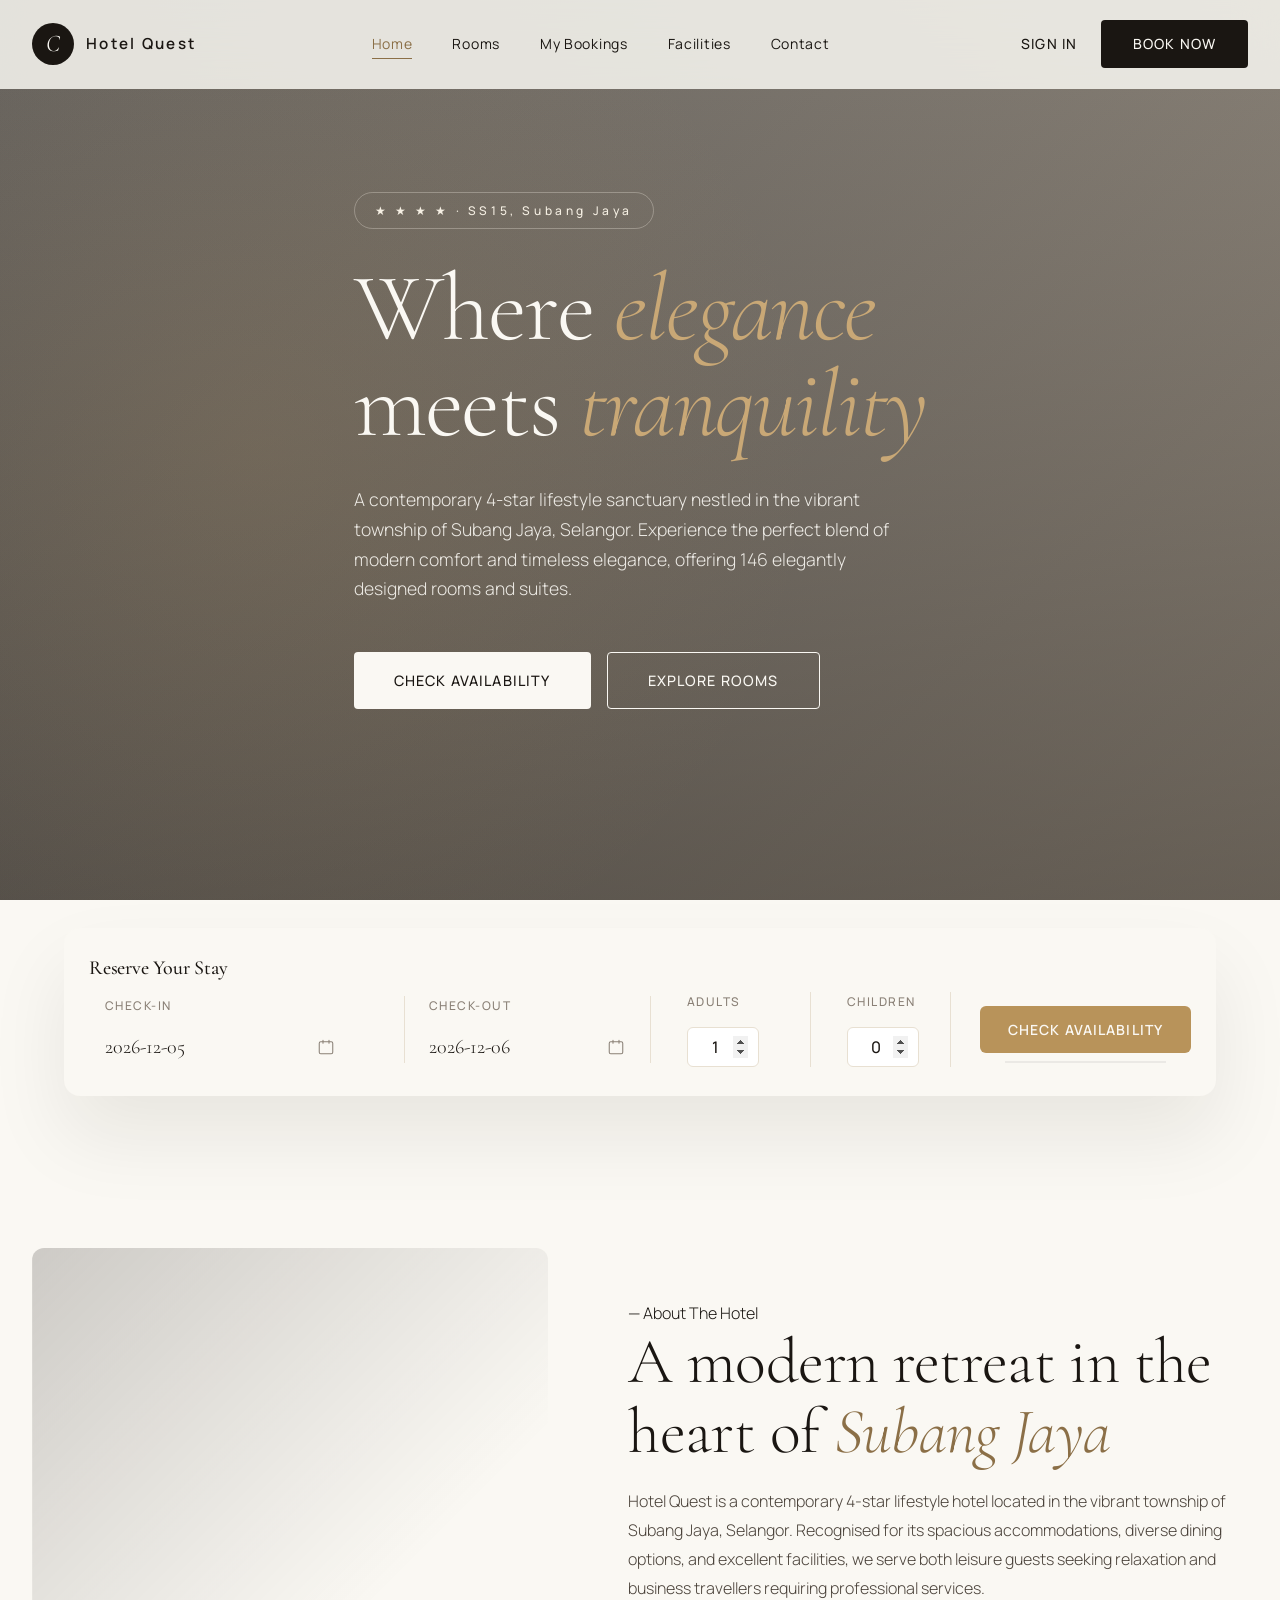
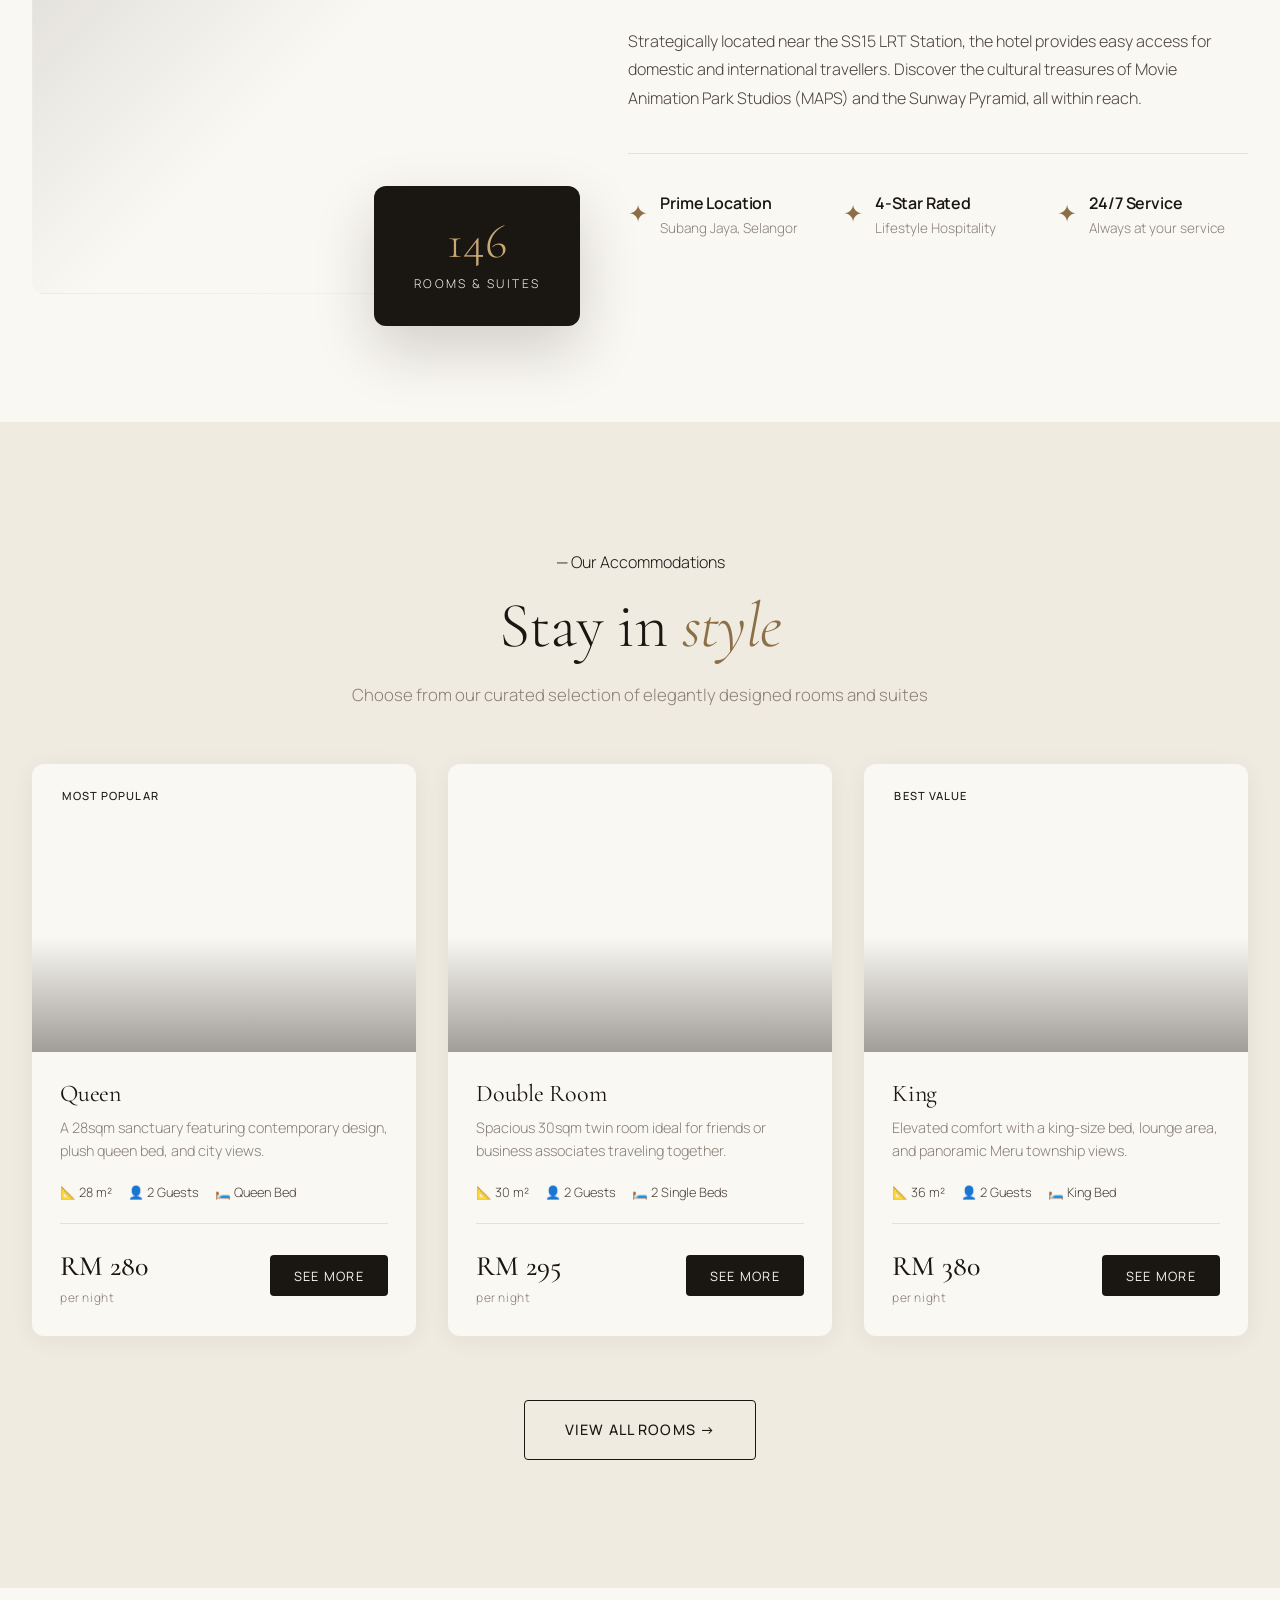
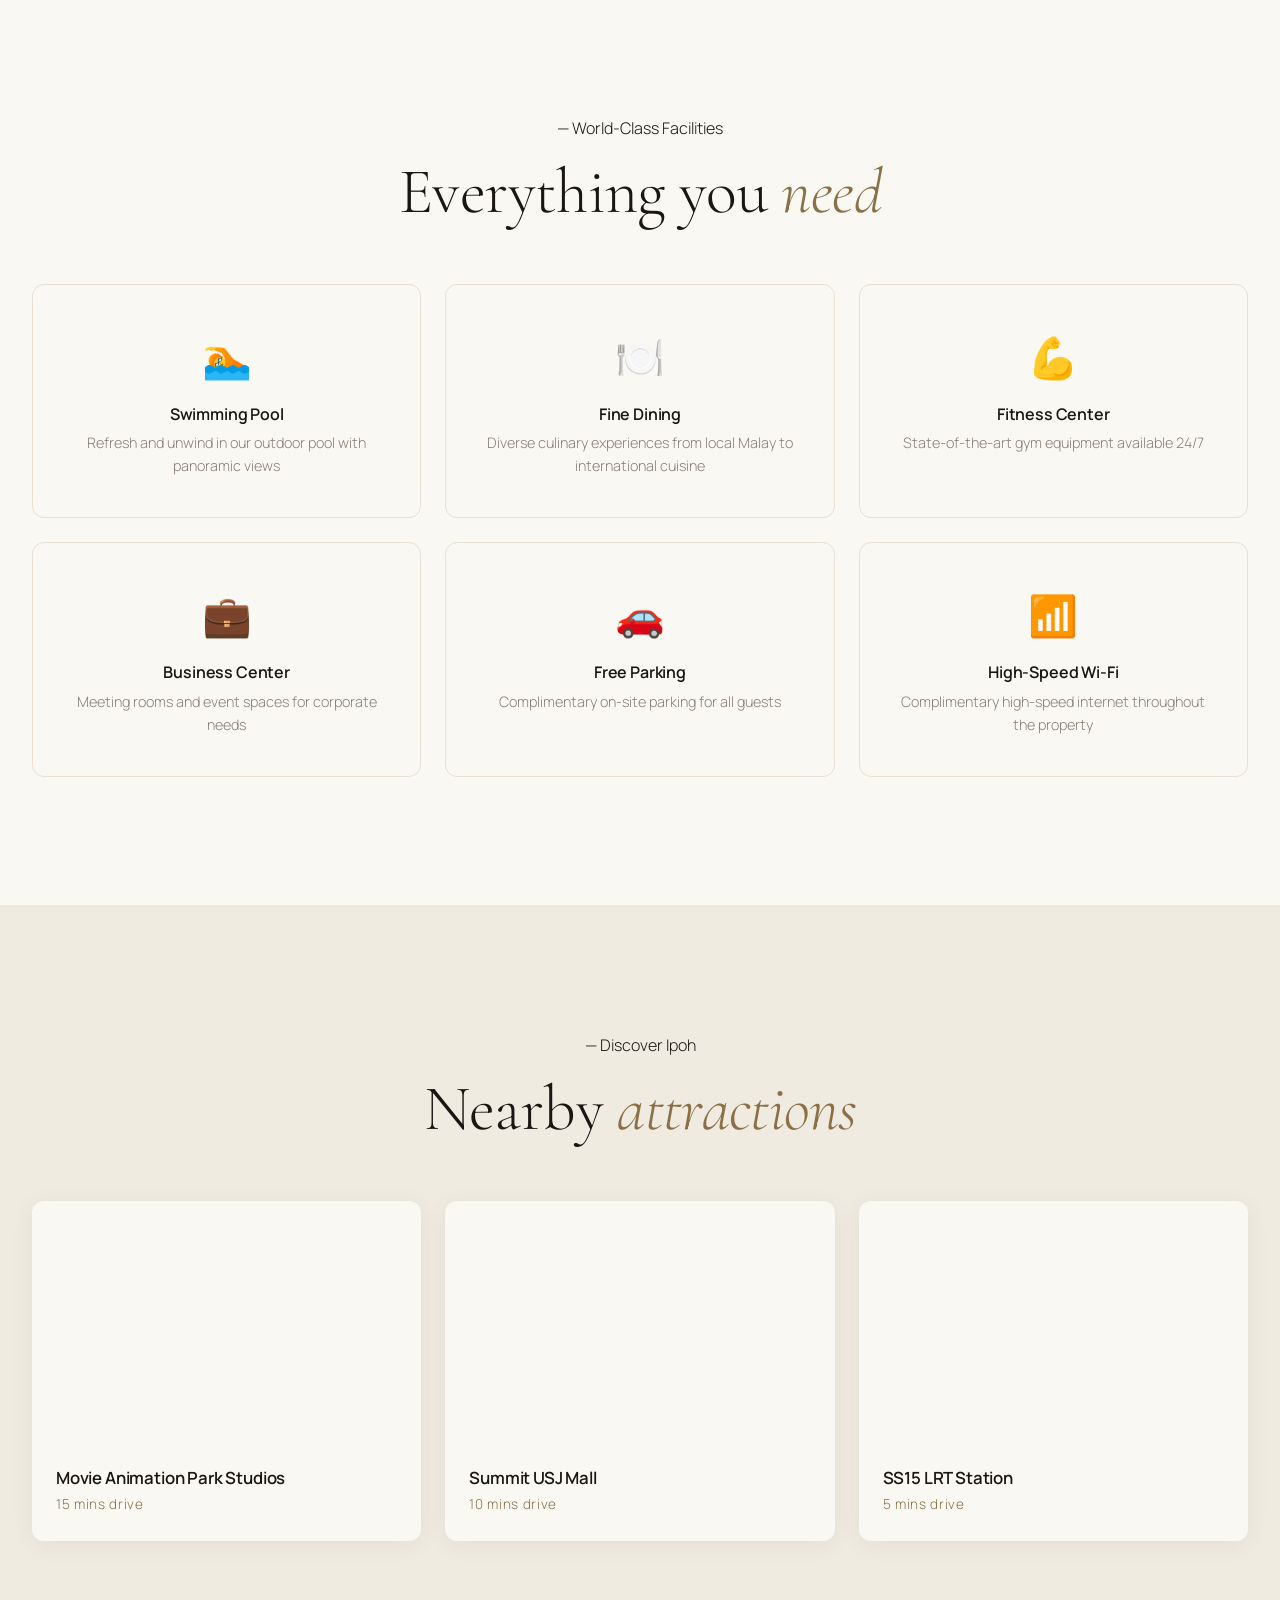
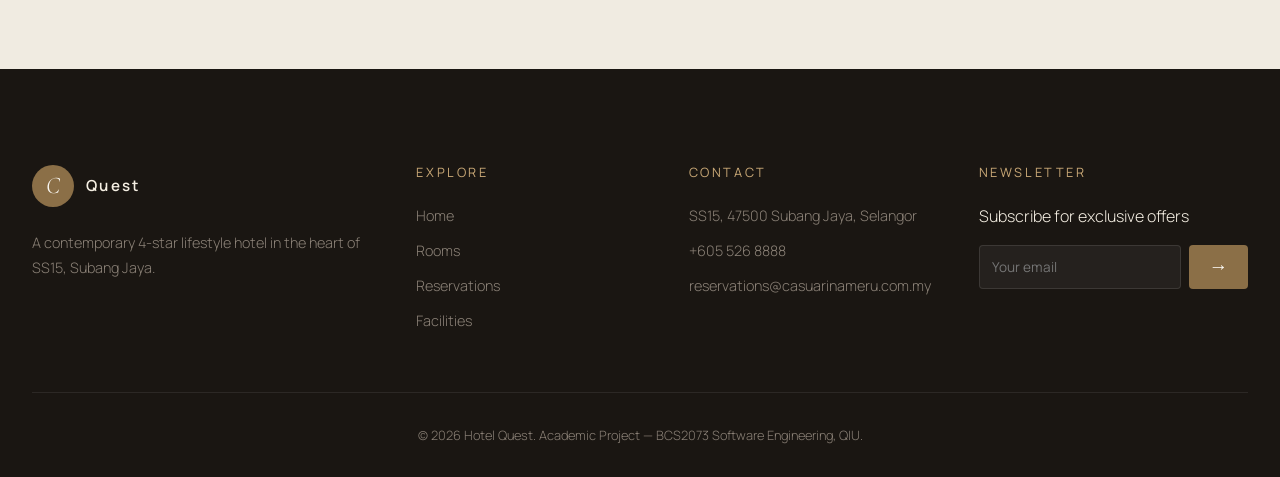
<file: index.html>
<!DOCTYPE html>
<html lang="en">
<head>
    <meta charset="UTF-8">
    <meta name="viewport" content="width=device-width, initial-scale=1.0">
    <title>Hotel QIU — Luxury Lifestyle Hotel in Selangor</title>
    <meta name="description" content="A contemporary 4-star lifestyle hotel in SS15, Subang Jaya. 146 elegantly designed rooms and suites.">
    <link rel="stylesheet" href="css/style.css">
    <link href="https://fonts.googleapis.com/css2?family=Cormorant+Garamond:wght@300;400;500;600;700&family=Manrope:wght@200;300;400;500;600;700&display=swap" rel="stylesheet">
</head>
<body>
    <!-- ========================================
         COMPONENT: Navigation Bar (Reusable)
         CBSE Module: ui-navigation
    ========================================= -->
    <nav class="navbar" id="navbar">
        <div class="nav-container">
            <a href="index.html" class="logo">
                <span class="logo-mark">C</span>
                <span class="logo-text">Hotel Quest</span>  
            </a>
            <ul class="nav-menu">
                <li><a href="index.html" class="active">Home</a></li>
                <li><a href="pages/rooms.html">Rooms</a></li>
                <li><a href="pages/my-bookings.html">My Bookings</a></li>
                <li><a href="#facilities">Facilities</a></li>
                <li><a href="#contact">Contact</a></li>
            </ul>
            <div class="nav-auth">
                <button class="btn-ghost" id="loginBtn">Sign In</button>
                <button class="btn-primary" id="reserveBtn" onclick="window.location.href='pages/rooms.html'">Book Now</button>
            </div>
            <button class="mobile-toggle" id="mobileToggle">☰</button>
        </div>
    </nav>

    <!-- ========================================
         COMPONENT: Hero Section
    ========================================= -->
    <section class="hero">
        <div class="hero-bg"></div>
        <div class="hero-overlay"></div>
        <div class="hero-content">
            <span class="hero-tag">★ ★ ★ ★  · SS15, Subang Jaya</span>
            <h1 class="hero-title">
                Where <em>elegance</em><br>
                meets <em>tranquility</em>
            </h1>
            <p class="hero-subtitle">
                A contemporary 4-star lifestyle sanctuary nestled in the vibrant township of Subang Jaya, Selangor. Experience the perfect blend of modern comfort and timeless elegance,
                offering 146 elegantly designed rooms and suites.
            </p>
            <div class="hero-actions">
                <button class="btn-primary btn-lg" onclick="document.querySelector('.quick-search').scrollIntoView({behavior:'smooth', block:'center'})">
                    Check Availability
                </button>
                <button class="btn-outline btn-lg" onclick="document.getElementById('rooms-preview').scrollIntoView({behavior:'smooth'})">
                    Explore Rooms
                </button>
            </div>
        </div>
    </section>

    <!-- ========================================
         COMPONENT: Quick Search Widget
         CBSE Module: search-module (reusable)
    ========================================= -->
    <section class="quick-search">
        <div class="container">
            <div class="search-card">
                <h3>Reserve Your Stay</h3>
                <form id="quickSearchForm" class="search-form">
                    <div class="form-group">
                        <label>Check-In</label>
                        <div class="date-input">
                            <input type="text" id="checkIn" placeholder="YYYY-MM-DD" required>
                            <button type="button" class="date-toggle" aria-label="Open calendar">
                                <svg width="18" height="18" viewBox="0 0 24 24" fill="none" xmlns="http://www.w3.org/2000/svg" aria-hidden="true">
                                    <rect x="3" y="5" width="18" height="16" rx="2" stroke="currentColor" stroke-width="1.4" fill="none"></rect>
                                    <path d="M16 3v4M8 3v4" stroke="currentColor" stroke-width="1.4" stroke-linecap="round"></path>
                                </svg>
                            </button>
                        </div>
                    </div>
                    <div class="form-group">
                        <label>Check-Out</label>
                        <div class="date-input">
                            <input type="text" id="checkOut" placeholder="YYYY-MM-DD" required>
                            <button type="button" class="date-toggle" aria-label="Open calendar">
                                <svg width="18" height="18" viewBox="0 0 24 24" fill="none" xmlns="http://www.w3.org/2000/svg" aria-hidden="true">
                                    <rect x="3" y="5" width="18" height="16" rx="2" stroke="currentColor" stroke-width="1.4" fill="none"></rect>
                                    <path d="M16 3v4M8 3v4" stroke="currentColor" stroke-width="1.4" stroke-linecap="round"></path>
                                </svg>
                            </button>
                        </div>
                    </div>
                    <div class="form-group">
                        <label>Adults</label>
                        <input type="number" id="adults" min="0" max="8" value="1" required>
                    </div>
                    <div class="form-group">
                        <label>Children</label>
                        <input type="number" id="children" min="0" max="4" value="0" required>
                    </div>
                    <button type="submit" class="btn-primary btn-search">CHECK AVAILABILITY</button>
                </form>
            </div>
        </div>
    </section>

    <!-- ========================================
         SECTION: About / Welcome
    ========================================= -->
    <section class="about-section">
        <div class="container about-grid">
            <div class="about-image">
                <div class="img-frame"></div>
                <div class="stat-badge">
                    <strong>146</strong>
                    <span>Rooms & Suites</span>
                </div>
            </div>
            <div class="about-content">
                <span class="section-tag">— About The Hotel</span>
                <h2 class="section-title">A modern retreat in the<br>heart of <em>Subang Jaya</em></h2>
                <p>
                    Hotel Quest is a contemporary 4-star lifestyle hotel located in the vibrant 
                    township of Subang Jaya, Selangor. Recognised for its spacious accommodations, diverse dining options, 
                    and excellent facilities, we serve both leisure guests seeking relaxation and business travellers 
                    requiring professional services.
                </p>
                <p>
                    Strategically located near the SS15 LRT Station, the hotel provides easy access for domestic 
                    and international travellers. Discover the cultural treasures of Movie Animation Park Studios (MAPS) 
                    and the Sunway Pyramid, all within reach.
                </p>
                <div class="about-features">
                    <div class="feature-item">
                        <div class="feature-icon">✦</div>
                        <div>
                            <h4>Prime Location</h4>
                            <p>Subang Jaya, Selangor</p>
                        </div>
                    </div>
                    <div class="feature-item">
                        <div class="feature-icon">✦</div>
                        <div>
                            <h4>4-Star Rated</h4>
                            <p>Lifestyle Hospitality</p>
                        </div>
                    </div>
                    <div class="feature-item">
                        <div class="feature-icon">✦</div>
                        <div>
                            <h4>24/7 Service</h4>
                            <p>Always at your service</p>
                        </div>
                    </div>
                </div>
            </div>
        </div>
    </section>

    <!-- ========================================
         SECTION: Rooms Preview
         CBSE Module: room-display (reusable card component)
    ========================================= -->
    <section class="rooms-preview" id="rooms-preview">
        <div class="container">
            <div class="section-header">
                <span class="section-tag">— Our Accommodations</span>
                <h2 class="section-title">Stay in <em>style</em></h2>
                <p class="section-subtitle">Choose from our curated selection of elegantly designed rooms and suites</p>
            </div>
            <div class="rooms-grid" id="roomsContainer">
                <!-- Cards rendered dynamically by js/room-module.js -->
            </div>
            <div class="section-cta">
                <a href="pages/rooms.html" class="btn-outline btn-lg">View All Rooms →</a>
            </div>
        </div>
    </section>

    <!-- ========================================
         SECTION: Facilities
    ========================================= -->
    <section class="facilities" id="facilities">
        <div class="container">
            <div class="section-header">
                <span class="section-tag">— World-Class Facilities</span>
                <h2 class="section-title">Everything you <em>need</em></h2>
            </div>
            <div class="facilities-grid">
                <div class="facility-card">
                    <div class="facility-icon">🏊</div>
                    <h4>Swimming Pool</h4>
                    <p>Refresh and unwind in our outdoor pool with panoramic views</p>
                </div>
                <div class="facility-card">
                    <div class="facility-icon">🍽️</div>
                    <h4>Fine Dining</h4>
                    <p>Diverse culinary experiences from local Malay to international cuisine</p>
                </div>
                <div class="facility-card">
                    <div class="facility-icon">💪</div>
                    <h4>Fitness Center</h4>
                    <p>State-of-the-art gym equipment available 24/7</p>
                </div>
                <div class="facility-card">
                    <div class="facility-icon">💼</div>
                    <h4>Business Center</h4>
                    <p>Meeting rooms and event spaces for corporate needs</p>
                </div>
                <div class="facility-card">
                    <div class="facility-icon">🚗</div>
                    <h4>Free Parking</h4>
                    <p>Complimentary on-site parking for all guests</p>
                </div>
                <div class="facility-card">
                    <div class="facility-icon">📶</div>
                    <h4>High-Speed Wi-Fi</h4>
                    <p>Complimentary high-speed internet throughout the property</p>
                </div>
            </div>
        </div>
    </section>

    <!-- ========================================
         SECTION: Nearby Attractions
    ========================================= -->
    <section class="attractions">
        <div class="container">
            <div class="section-header">
                <span class="section-tag">— Discover Ipoh</span>
                <h2 class="section-title">Nearby <em>attractions</em></h2>
            </div>
            <div class="attractions-grid">
                <div class="attraction-card">
                    <div class="attraction-img attraction-1"></div>
                    <div class="attraction-info">
                        <h4>Movie Animation Park Studios</h4>
                        <span>15 mins drive</span>
                    </div>
                </div>
                <div class="attraction-card">
                    <div class="attraction-img attraction-2"></div>
                    <div class="attraction-info">
                        <h4>Summit USJ Mall</h4>
                        <span>10 mins drive</span>
                    </div>
                </div>
                <div class="attraction-card">
                    <div class="attraction-img attraction-3"></div>
                    <div class="attraction-info">
                        <h4>SS15 LRT Station</h4>
                        <span>5 mins drive</span>
                    </div>
                </div>
            </div>
        </div>
    </section>

    <!-- ========================================
         FOOTER (Reusable Component)
    ========================================= -->
    <footer class="footer" id="contact">
        <div class="container">
            <div class="footer-grid">
                <div class="footer-brand">
                    <div class="logo">
                        <span class="logo-mark">C</span>
                        <span class="logo-text">Quest</span>
                    </div>
                    <p>A contemporary 4-star lifestyle hotel in the heart of SS15, Subang Jaya.</p>
                </div>
                <div class="footer-col">
                    <h5>Explore</h5>
                    <ul>
                        <li><a href="index.html">Home</a></li>
                        <li><a href="pages/rooms.html">Rooms</a></li>
                        <li><a href="pages/search.html">Reservations</a></li>
                        <li><a href="#facilities">Facilities</a></li>
                    </ul>
                </div>
                <div class="footer-col">
                    <h5>Contact</h5>
                    <ul>
                        <li>SS15, 47500 Subang Jaya, Selangor</li>
                        <li>+605 526 8888</li>
                        <li>reservations@casuarinameru.com.my</li>
                    </ul>
                </div>
                <div class="footer-col">
                    <h5>Newsletter</h5>
                    <p>Subscribe for exclusive offers</p>
                    <form class="newsletter-form">
                        <input type="email" placeholder="Your email">
                        <button type="submit">→</button>
                    </form>
                </div>
            </div>
            <div class="footer-bottom">
                <p>© 2026 Hotel Quest. Academic Project — BCS2073 Software Engineering, QIU.</p>
            </div>
        </div>
    </footer>

    <!-- Scripts: CBSE modular structure -->
    <script src="js/data.js"></script>
    <script src="js/user-module.js"></script>
    <script src="js/room-module.js"></script>
    <script src="js/booking-module.js"></script>
    <script src="js/datepicker.js"></script>
    <script src="js/auth-ui.js"></script>
    <script src="js/main.js"></script>
</body>
</html>
</file>
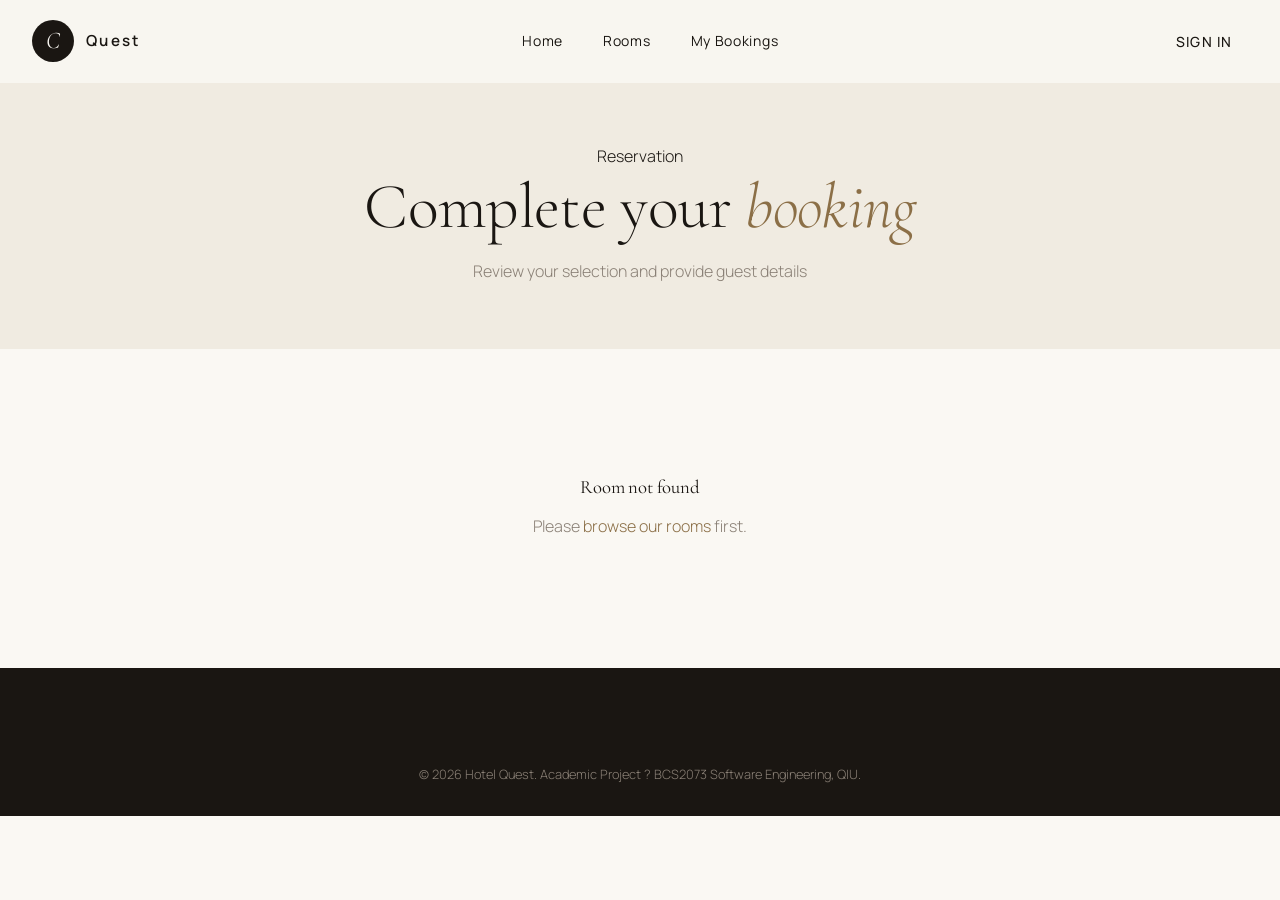
<file: pages/booking.html>
<!DOCTYPE html>
<html lang="en">
<head>
    <meta charset="UTF-8">
    <meta name="viewport" content="width=device-width, initial-scale=1.0">
    <title>Complete Your Booking ? Hotel Quest</title>
    <link rel="stylesheet" href="../css/style.css">
    <link href="https://fonts.googleapis.com/css2?family=Cormorant+Garamond:wght@300;400;500;600;700&family=Manrope:wght@200;300;400;500;600;700&display=swap" rel="stylesheet">
</head>
<body>
    <nav class="navbar" id="navbar">
        <div class="nav-container">
            <a href="../index.html" class="logo">
                <span class="logo-mark">C</span>
                <span class="logo-text">Quest</span>
            </a>
            <ul class="nav-menu">
                <li><a href="../index.html">Home</a></li>
                <li><a href="rooms.html">Rooms</a></li>
                <li><a href="my-bookings.html">My Bookings</a></li>
            </ul>
            <div class="nav-auth">
                <button class="btn-ghost" id="loginBtn">Sign In</button>
            </div>
        </div>
    </nav>

    <header class="page-header">
        <div class="container">
            <span class="section-tag">Reservation</span>
            <h1>Complete your <em>booking</em></h1>
            <p id="roomHeaderInfo">Review your selection and provide guest details</p>
        </div>
    </header>

    <section class="booking-section">
        <div class="container">
            <div class="booking-layout" id="bookingLayout">
                <div class="booking-form-card">
                    <form id="bookingForm" class="booking-form">
                        <div class="booking-form-block">
                            <h3 class="booking-form-title">Guest Details</h3>
                            <div class="form-row">
                                <div class="form-group">
                                    <label>Check-In Date</label>
                                    <input type="text" id="checkIn" required readonly class="input-locked" tabindex="-1">
                                </div>
                                <div class="form-group">
                                    <label>Check-Out Date</label>
                                    <input type="text" id="checkOut" required readonly class="input-locked" tabindex="-1">
                                </div>
                            </div>
                            <div class="form-row">
                                <div class="form-group">
                                    <label>Adult(s)</label>
                                    <input type="number" id="adults" min="1" max="8" value="1" required readonly class="input-locked" tabindex="-1">
                                </div>
                                <div class="form-group">
                                    <label>Children</label>
                                    <input type="number" id="children" min="0" max="4" value="0" required readonly class="input-locked" tabindex="-1">
                                </div>
                            </div>
                            <div class="form-group">
                                <label>Special Requests</label>
                                <input type="text" id="specialRequests" placeholder="Optional">
                            </div>
                            <a href="rooms.html" class="btn-outline booking-edit-btn">Edit</a>
                        </div>

                        <div class="booking-form-block">
                            <h3 class="booking-form-title">Contact Information</h3>
                            <div class="contact-grid">
                                <div class="form-group">
                                    <label>Salutation</label>
                                    <select id="salutation">
                                        <option value="Mr.">Mr.</option>
                                        <option value="Ms.">Ms.</option>
                                        <option value="Mrs.">Mrs.</option>
                                        <option value="Mdm.">Mdm.</option>
                                        <option value="Dr.">Dr.</option>
                                        <option value="Prof.">Prof.</option>
                                        <option value="Datuk">Datuk</option>
                                        <option value="Datin">Datin</option>
                                        <option value="Sir">Sir</option>
                                    </select>
                                </div>
                                <div class="form-group">
                                    <label>First Name <span class="required">*</span></label>
                                    <input type="text" id="firstName" required placeholder="First name">
                                </div>
                                <div class="form-group">
                                    <label>Last Name <span class="required">*</span></label>
                                    <input type="text" id="lastName" required placeholder="Last name">
                                </div>
                                <div class="form-group">
                                    <label>City <span class="required">*</span></label>
                                    <input type="text" id="city" required placeholder="e.g. Kuala Lumpur">
                                </div>
                                <div class="form-group">
                                    <label>Country <span class="required">*</span></label>
                                    <select id="country" required>
                                        <option value="Malaysia" selected>Malaysia</option>
                                        <option value="Singapore">Singapore</option>
                                        <option value="Indonesia">Indonesia</option>
                                        <option value="Thailand">Thailand</option>
                                        <option value="Brunei">Brunei</option>
                                        <option value="Philippines">Philippines</option>
                                        <option value="Vietnam">Vietnam</option>
                                        <option value="China">China</option>
                                        <option value="Hong Kong">Hong Kong</option>
                                        <option value="Taiwan">Taiwan</option>
                                        <option value="Japan">Japan</option>
                                        <option value="South Korea">South Korea</option>
                                        <option value="India">India</option>
                                        <option value="Australia">Australia</option>
                                        <option value="United Kingdom">United Kingdom</option>
                                        <option value="United States">United States</option>
                                        <option value="Other">Other</option>
                                    </select>
                                </div>
                            </div>
                            <div class="form-row">
                                <div class="form-group">
                                    <label>Phone Number</label>
                                    <div class="phone-input">
                                        <select id="phoneCode" class="phone-code">
                                            <option value="+60" selected>+60</option>
                                            <option value="+65">+65</option>
                                            <option value="+62">+62</option>
                                            <option value="+66">+66</option>
                                            <option value="+673">+673</option>
                                            <option value="+63">+63</option>
                                            <option value="+84">+84</option>
                                            <option value="+86">+86</option>
                                            <option value="+852">+852</option>
                                            <option value="+886">+886</option>
                                            <option value="+81">+81</option>
                                            <option value="+82">+82</option>
                                            <option value="+91">+91</option>
                                            <option value="+61">+61</option>
                                            <option value="+44">+44</option>
                                            <option value="+1">+1</option>
                                        </select>
                                        <input type="tel" id="guestPhone" placeholder="12-345 6789">
                                    </div>
                                </div>
                                <div class="form-group">
                                    <label>Email <span class="required">*</span></label>
                                    <input type="email" id="guestEmail" required placeholder="you@example.com">
                                </div>
                            </div>
                            <div class="form-group">
                                <label>Flight No. / Vehicle No. / Special Request / Other Info</label>
                                <textarea id="otherInfo" rows="3" placeholder="e.g. MH123, arrival 9pm, vegetarian meals..."></textarea>
                            </div>
                        </div>

                        <div class="booking-form-block">
                            <h3 class="booking-form-title">Payment Method</h3>
                            <div class="payment-methods">
                                <div class="payment-option active" data-method="credit_card">Credit Card</div>
                            </div>
                            <div id="cardFields">
                                <div class="form-group">
                                    <label>Card Number</label>
                                    <input type="text" id="cardNumber" placeholder="4111 1111 1111 1111" maxlength="19">
                                </div>
                                <div class="form-row">
                                    <div class="form-group">
                                        <label>Expiry</label>
                                        <input type="text" id="cardExpiry" placeholder="MM/YY" maxlength="5">
                                    </div>
                                    <div class="form-group">
                                        <label>CVV</label>
                                        <input type="text" id="cardCvv" placeholder="123" maxlength="4">
                                    </div>
                                </div>
                            </div>
                        </div>

                        <button type="submit" class="btn-primary btn-full btn-lg booking-submit">
                            Confirm Booking
                        </button>
                    </form>
                </div>

                <div class="booking-summary" id="bookingSummary">
                    <h3>Booking Summary</h3>
                    <div id="summaryContent"></div>
                </div>
            </div>
        </div>
    </section>

    <footer class="footer">
        <div class="container">
            <div class="footer-bottom" style="border: none; padding: 0;">
                <p>&copy; 2026 Hotel Quest. Academic Project ? BCS2073 Software Engineering, QIU.</p>
            </div>
        </div>
    </footer>

    <script src="../js/data.js"></script>
    <script src="../js/user-module.js"></script>
    <script src="../js/room-module.js"></script>
    <script src="../js/booking-module.js"></script>
    <script src="../js/auth-ui.js"></script>
    <script>
        function toISODate(value) {
            if (!value) return '';
            if (/^\d{4}-\d{2}-\d{2}$/.test(value)) return value;
            const d = new Date(value);
            if (!isNaN(d.getTime())) return d.toISOString().split('T')[0];
            return '';
        }

        function formatDisplayDate(iso) {
            if (!iso) return '';
            const d = new Date(iso + 'T00:00:00');
            if (isNaN(d.getTime())) return iso;
            return d.toLocaleDateString(undefined, { day: 'numeric', month: 'short', year: 'numeric' });
        }

        function getStoredDateISO(el, fallback) {
            return el.dataset.iso || toISODate(el.value) || toISODate(fallback) || '';
        }

        (function initBookingPage() {
            const params = new URLSearchParams(window.location.search);
            const roomId = params.get('roomId');
            const room = RoomModule.getRoomById(roomId);

            if (!room) {
                document.querySelector('.booking-section .container').innerHTML =
                    '<div class="empty-state"><h3>Room not found</h3>' +
                    '<p>Please <a href="rooms.html" style="color: var(--color-accent)">browse our rooms</a> first.</p></div>';
                return;
            }

            const saved = sessionStorage.getItem('searchCriteria');
            if (!saved) {
                alert('Please select your dates and guests from the home or rooms page first.');
                window.location.href = 'rooms.html';
                return;
            }

            const criteria = JSON.parse(saved);
            const checkInISO = toISODate(criteria.checkIn);
            const checkOutISO = toISODate(criteria.checkOut);
            if (!checkInISO || !checkOutISO) {
                alert('Please select your dates and guests from the home or rooms page first.');
                window.location.href = 'rooms.html';
                return;
            }

            const adults = criteria.adults != null
                ? parseInt(criteria.adults, 10)
                : (criteria.guests ? parseInt(criteria.guests, 10) : 1);
            const children = criteria.children != null ? parseInt(criteria.children, 10) : 0;

            document.getElementById('roomHeaderInfo').innerHTML =
                'You selected: <strong>' + room.name + '</strong>';

            const checkInEl = document.getElementById('checkIn');
            const checkOutEl = document.getElementById('checkOut');
            checkInEl.dataset.iso = checkInISO;
            checkOutEl.dataset.iso = checkOutISO;
            checkInEl.value = formatDisplayDate(checkInISO);
            checkOutEl.value = formatDisplayDate(checkOutISO);
            document.getElementById('adults').value = Math.max(adults, 1);
            document.getElementById('children').value = Math.max(children, 0);

            const user = UserModule.getCurrentUser();
            if (user) {
                const parts = (user.name || '').trim().split(/\s+/);
                document.getElementById('firstName').value = parts.shift() || '';
                document.getElementById('lastName').value = parts.join(' ');
                document.getElementById('guestEmail').value = user.email || '';
            }

            function updateSummary() {
                const checkIn = getStoredDateISO(checkInEl, criteria.checkIn);
                const checkOut = getStoredDateISO(checkOutEl, criteria.checkOut);
                const adultsCount = parseInt(document.getElementById('adults').value, 10);
                const childrenCount = parseInt(document.getElementById('children').value, 10);
                const dateCheck = RoomModule.validateDates(checkIn, checkOut);
                const nights = dateCheck.valid ? dateCheck.nights : 1;
                const pricing = BookingModule.calculateTotal(room.price, nights);
                const guestLabel = adultsCount + ' adult' + (adultsCount !== 1 ? 's' : '') +
                    ', ' + childrenCount + ' child' + (childrenCount !== 1 ? 'ren' : '');

                document.getElementById('summaryContent').innerHTML =
                    '<div class="summary-room">' +
                        '<div class="summary-room-image" style="background-image:url(\'' + room.image + '\')"></div>' +
                        '<div>' +
                            '<h4 class="summary-room-name">' + room.name + '</h4>' +
                            '<p class="summary-room-meta">' + room.bed + ' &middot; ' + room.size + '</p>' +
                        '</div>' +
                    '</div>' +
                    '<div class="summary-row"><span>Check-in</span><span>' + formatDisplayDate(checkIn) + '</span></div>' +
                    '<div class="summary-row"><span>Check-out</span><span>' + formatDisplayDate(checkOut) + '</span></div>' +
                    '<div class="summary-row"><span>Guests</span><span>' + guestLabel + '</span></div>' +
                    '<div class="summary-row"><span>Nights</span><span>' + nights + '</span></div>' +
                    '<div class="summary-row"><span>Rate per night</span><span>RM ' + room.price.toFixed(2) + '</span></div>' +
                    '<div class="summary-row"><span>Subtotal</span><span>RM ' + (pricing.subtotal != null ? pricing.subtotal.toFixed(2) : '0.00') + '</span></div>' +
                    '<div class="summary-row"><span>Service Tax (6%)</span><span>RM ' + (pricing.tax != null ? pricing.tax.toFixed(2) : '0.00') + '</span></div>' +
                    '<div class="summary-row"><span>Tourism Tax</span><span>RM ' + (pricing.tourismTax != null ? pricing.tourismTax.toFixed(2) : '0.00') + '</span></div>' +
                    '<div class="summary-row total"><span>Total</span><span>RM ' + (pricing.total != null ? pricing.total.toFixed(2) : '0.00') + '</span></div>';
            }

            updateSummary();

            document.querySelectorAll('.payment-option').forEach(function(opt) {
                opt.addEventListener('click', function() {
                    document.querySelectorAll('.payment-option').forEach(function(o) {
                        o.classList.remove('active');
                    });
                    opt.classList.add('active');
                    document.getElementById('cardFields').style.display =
                        opt.dataset.method === 'credit_card' ? 'block' : 'none';
                });
            });

            document.getElementById('cardNumber').addEventListener('input', function(e) {
                var v = e.target.value.replace(/\s/g, '').replace(/\D/g, '');
                e.target.value = v.replace(/(\d{4})/g, '$1 ').trim();
            });

            document.getElementById('bookingForm').addEventListener('submit', function(e) {
                e.preventDefault();
                var method = document.querySelector('.payment-option.active').dataset.method;
                var adultsVal = parseInt(document.getElementById('adults').value, 10);
                var childrenVal = parseInt(document.getElementById('children').value, 10);
                var salutation = document.getElementById('salutation').value;
                var firstName = document.getElementById('firstName').value.trim();
                var lastName = document.getElementById('lastName').value.trim();
                var city = document.getElementById('city').value.trim();
                var country = document.getElementById('country').value;
                var phoneCode = document.getElementById('phoneCode').value;
                var phoneNumber = document.getElementById('guestPhone').value.trim();
                var otherInfo = document.getElementById('otherInfo').value.trim();
                var specialRequestsField = document.getElementById('specialRequests');
                var specialRequests = specialRequestsField ? specialRequestsField.value.trim() : '';
                var combinedRequests = [specialRequests, otherInfo].filter(Boolean).join(' | ');
                var fullName = [salutation, firstName, lastName].filter(Boolean).join(' ');
                var fullPhone = phoneNumber ? (phoneCode + ' ' + phoneNumber) : '';

                var bookingData = {
                    roomId: room.id,
                    userId: user ? user.id : 'GUEST',
                    checkIn: getStoredDateISO(checkInEl, criteria.checkIn),
                    checkOut: getStoredDateISO(checkOutEl, criteria.checkOut),
                    adults: adultsVal,
                    children: childrenVal,
                    guests: adultsVal + childrenVal,
                    salutation: salutation,
                    firstName: firstName,
                    lastName: lastName,
                    city: city,
                    country: country,
                    guestName: fullName,
                    guestEmail: document.getElementById('guestEmail').value,
                    guestPhone: fullPhone,
                    otherInfo: otherInfo,
                    specialRequests: combinedRequests,
                    paymentMethod: method
                };

                var result = BookingModule.createBooking(bookingData);
                if (!result.success) {
                    alert(result.message);
                    return;
                }

                var cardNum = document.getElementById('cardNumber').value;
                var payment = BookingModule.processPayment(
                    result.booking.pricing.total,
                    method,
                    method === 'credit_card' ? cardNum : null
                );

                if (!payment.success) {
                    alert('Payment failed: ' + payment.message);
                    BookingModule.cancelBooking(result.booking.id);
                    return;
                }

                sessionStorage.setItem('lastBookingId', result.booking.id);
                window.location.href = 'confirmation.html?bookingId=' + result.booking.id;
            });
        })();

        window.addEventListener('scroll', function() {
            var nav = document.getElementById('navbar');
            if (window.scrollY > 50) nav.classList.add('scrolled');
            else nav.classList.remove('scrolled');
        });

        // Sign In button handled by auth-ui.js
    </script>
</body>
</html>
</file>
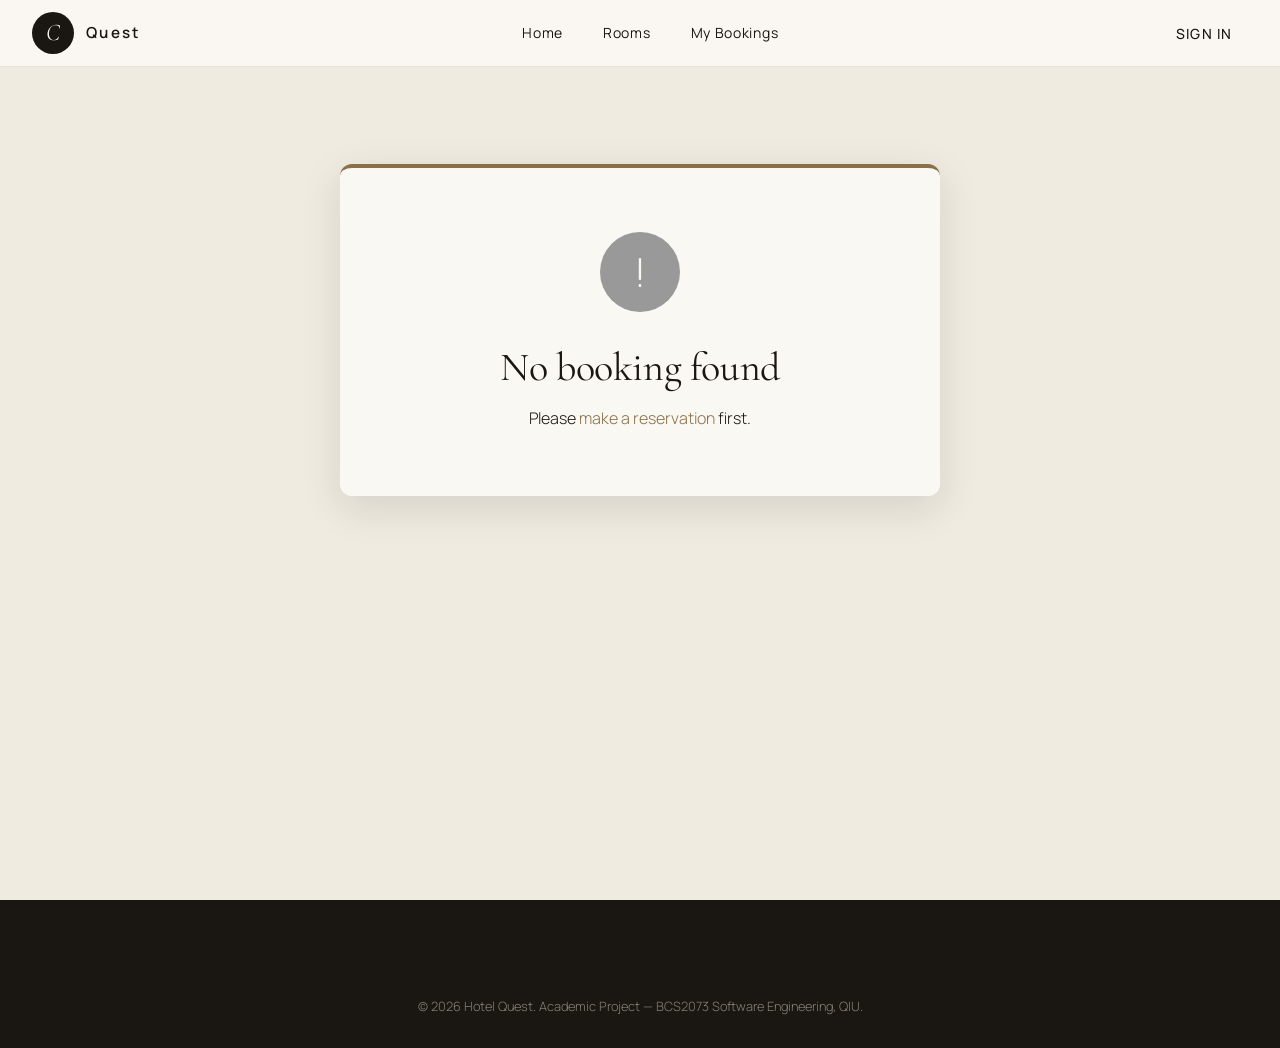
<file: pages/confirmation.html>
<!DOCTYPE html>
<html lang="en">
<head>
    <meta charset="UTF-8">
    <meta name="viewport" content="width=device-width, initial-scale=1.0">
    <title>Booking Confirmed — Casuarina @ Meru</title>
    <link rel="stylesheet" href="../css/style.css">
    <link href="https://fonts.googleapis.com/css2?family=Cormorant+Garamond:wght@300;400;500;600;700&family=Manrope:wght@200;300;400;500;600;700&display=swap" rel="stylesheet">
</head>
<body>
    <nav class="navbar scrolled" id="navbar">
        <div class="nav-container">
            <a href="../index.html" class="logo">
                <span class="logo-mark">C</span>
                <span class="logo-text">Quest</span>
            </a>
            <ul class="nav-menu">
                <li><a href="../index.html">Home</a></li>
                <li><a href="rooms.html">Rooms</a></li>
                <li><a href="my-bookings.html">My Bookings</a></li>
            </ul>
            <div class="nav-auth">
                <button class="btn-ghost" id="loginBtn">Sign In</button>
            </div>
        </div>
    </nav>

    <div style="padding-top: 100px; min-height: 100vh; background: var(--color-bg-alt);">
        <div class="container">
            <div class="confirmation-card" id="confirmationContent">
                <!-- Filled by JS -->
            </div>
        </div>
    </div>

    <footer class="footer">
        <div class="container">
            <div class="footer-bottom" style="border: none; padding: 0;">
                <p>© 2026 Hotel Quest. Academic Project — BCS2073 Software Engineering, QIU.</p>
            </div>
        </div>
    </footer>

    <script src="../js/data.js"></script>
    <script src="../js/user-module.js"></script>
    <script src="../js/booking-module.js"></script>
    <script src="../js/room-module.js"></script>
    <script src="../js/auth-ui.js"></script>
    <script>
        const params = new URLSearchParams(window.location.search);
        const bookingId = params.get('bookingId') || sessionStorage.getItem('lastBookingId');
        const booking = BookingModule.getBookingById(bookingId);

        const el = document.getElementById('confirmationContent');
        if (!booking) {
            el.innerHTML = `
                <div class="confirmation-icon" style="background: #999;">!</div>
                <h1>No booking found</h1>
                <p>Please <a href="rooms.html" style="color: var(--color-accent)">make a reservation</a> first.</p>
            `;
        } else {
            el.innerHTML = `
                <div class="confirmation-icon">✓</div>
                <h1>Booking <em>confirmed</em>!</h1>
                <p style="color: var(--color-muted); font-size: 1.05rem;">
                    Thank you, <strong>${booking.guestName}</strong>. We look forward to welcoming you to Casuarina @ Meru.
                </p>
                <div class="booking-id">${booking.id}</div>
                <p style="font-size: 0.85rem; color: var(--color-muted); margin-bottom: 2rem;">
                    A confirmation email has been sent to <strong>${booking.guestEmail}</strong>
                </p>

                <div style="text-align: left; background: var(--color-bg-alt); padding: 2rem; border-radius: var(--radius-lg); margin: 2rem 0;">
                    <h3 style="font-family: var(--font-body); font-size: 1rem; letter-spacing: 0.15em; text-transform: uppercase; margin-bottom: 1.5rem; color: var(--color-muted);">Reservation Details</h3>
                    <div class="summary-row"><span>Room</span><span>${booking.roomName}</span></div>
                    <div class="summary-row"><span>Check-in</span><span>${booking.checkIn}</span></div>
                    <div class="summary-row"><span>Check-out</span><span>${booking.checkOut}</span></div>
                    <div class="summary-row"><span>Nights</span><span>${booking.nights}</span></div>
                    <div class="summary-row"><span>Guests</span><span>${booking.guests}</span></div>
                    <div class="summary-row"><span>Payment</span><span>${booking.paymentMethod.replace('_', ' ').toUpperCase()}</span></div>
                    <div class="summary-row total"><span>Total Paid</span><span>RM ${booking.pricing.total.toFixed(2)}</span></div>
                </div>

                <div style="display: flex; gap: 1rem; justify-content: center; flex-wrap: wrap; margin-top: 2rem;">
                    <a href="my-bookings.html" class="btn-outline">View My Bookings</a>
                    <a href="../index.html" class="btn-primary">Back to Home</a>
                </div>
            `;
        }

        // Sign In button handled by auth-ui.js
    </script>
</body>
</html>
</file>
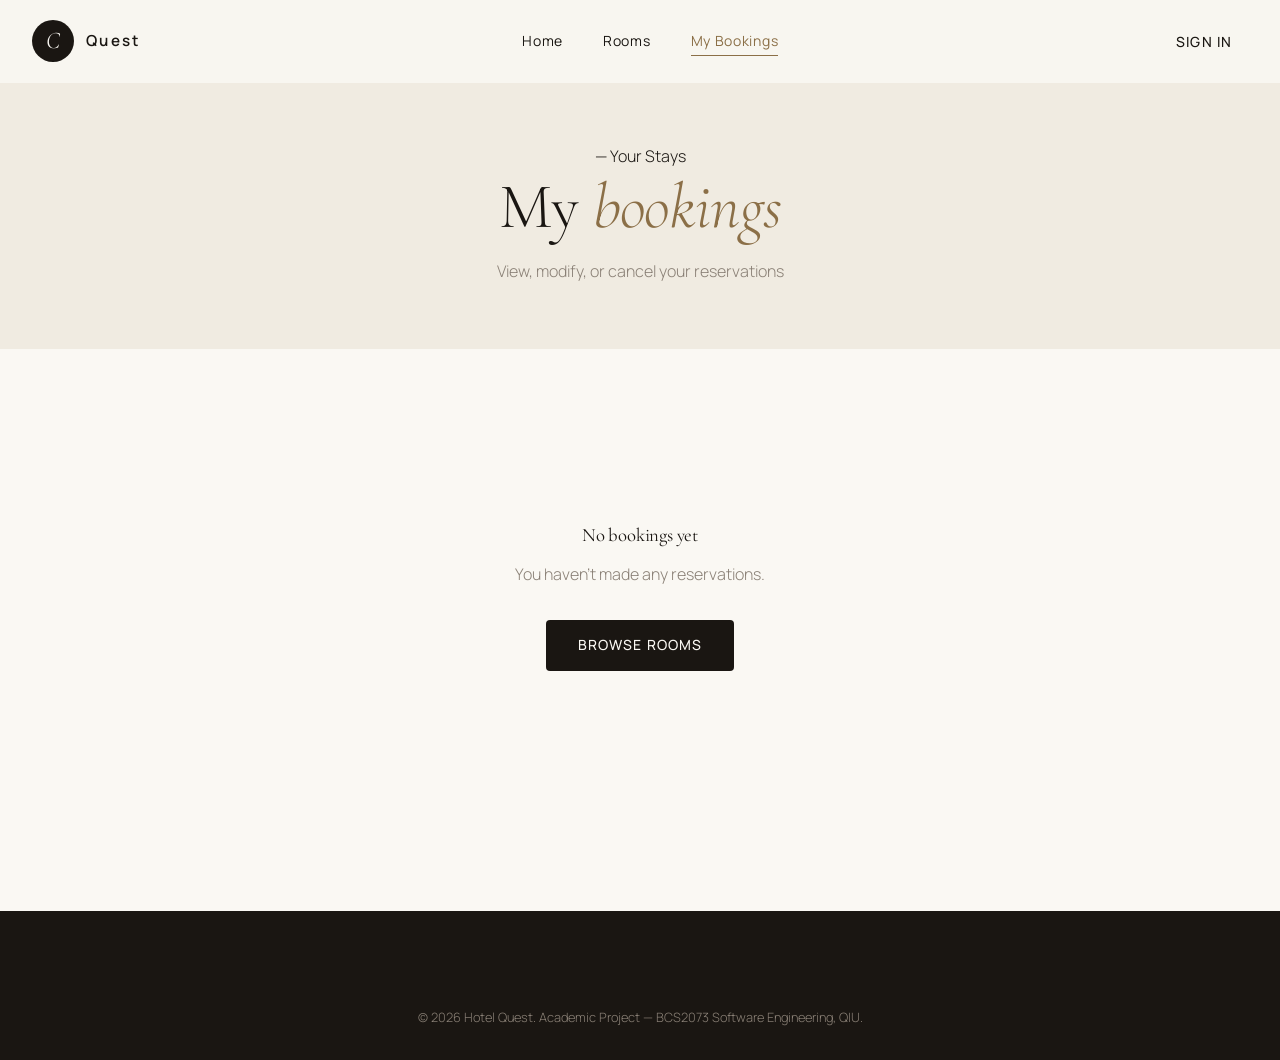
<file: pages/my-bookings.html>
<!DOCTYPE html>
<html lang="en">
<head>
    <meta charset="UTF-8">
    <meta name="viewport" content="width=device-width, initial-scale=1.0">
    <title>My Bookings — Hotel Quest</title>
    <link rel="stylesheet" href="../css/style.css">
    <link href="https://fonts.googleapis.com/css2?family=Cormorant+Garamond:wght@300;400;500;600;700&family=Manrope:wght@200;300;400;500;600;700&display=swap" rel="stylesheet">
</head>
<body>
    <nav class="navbar" id="navbar">
        <div class="nav-container">
            <a href="../index.html" class="logo">
                <span class="logo-mark">C</span>
                <span class="logo-text">Quest</span>
            </a>
            <ul class="nav-menu">
                <li><a href="../index.html">Home</a></li>
                <li><a href="rooms.html">Rooms</a></li>
                <li><a href="my-bookings.html" class="active">My Bookings</a></li>
            </ul>
            <div class="nav-auth">
                <button class="btn-ghost" id="loginBtn">Sign In</button>
            </div>
        </div>
    </nav>

    <header class="page-header">
        <div class="container">
            <span class="section-tag">— Your Stays</span>
            <h1>My <em>bookings</em></h1>
            <p>View, modify, or cancel your reservations</p>
        </div>
    </header>

    <section style="padding: 4rem 0 8rem; background: var(--color-bg);">
        <div class="container">
            <div id="bookingsContainer" class="bookings-list"></div>
        </div>
    </section>

    <div class="modal" id="modifyModal">
        <div class="modal-content">
            <button class="modal-close" id="modifyModalClose" aria-label="Close">&times;</button>
            <h3>Modify Dates</h3>
            <p class="modal-sub">Choose new check-in and check-out dates for your stay.</p>
            <div id="modifyCurrentInfo" class="modify-current"></div>
            <div class="form-row">
                <div class="form-group">
                    <label>New Check-in</label>
                    <input type="date" id="modifyCheckIn" required>
                </div>
                <div class="form-group">
                    <label>New Check-out</label>
                    <input type="date" id="modifyCheckOut" required>
                </div>
            </div>
            <p id="modifyError" class="modify-error" style="display:none;"></p>
            <div class="modal-actions">
                <button type="button" class="btn-outline" id="modifyModalAbort">Cancel</button>
                <button type="button" class="btn-primary" id="modifyModalConfirm">Confirm New Dates</button>
            </div>
        </div>
    </div>

    <div class="modal" id="cancelModal">
        <div class="modal-content">
            <button class="modal-close" id="cancelModalClose" aria-label="Close">&times;</button>
            <h3>Cancel Booking</h3>
            <p class="modal-sub">Are you sure you want to cancel this booking? This action cannot be undone.</p>
            <p class="refund-warning">
                <strong>Note:</strong> The hotel will only refund <strong>50%</strong> of the total amount paid.
            </p>
            <div class="modal-actions">
                <button type="button" class="btn-outline" id="cancelModalAbort">Keep Booking</button>
                <button type="button" class="btn-primary btn-danger" id="cancelModalConfirm">Confirm Cancellation</button>
            </div>
        </div>
    </div>

    <footer class="footer">
        <div class="container">
            <div class="footer-bottom" style="border: none; padding: 0;">
                <p>© 2026 Hotel Quest. Academic Project — BCS2073 Software Engineering, QIU.</p>
            </div>
        </div>
    </footer>

    <script src="../js/data.js"></script>
    <script src="../js/user-module.js"></script>
    <script src="../js/booking-module.js"></script>
    <script src="../js/room-module.js"></script>
    <script src="../js/auth-ui.js"></script>
    <script>
        function renderBookings() {
            const container = document.getElementById('bookingsContainer');
            const user = UserModule.getCurrentUser();
            // For demo: show all bookings if not logged in (so testing is easy)
            const bookings = user 
                ? BookingModule.getUserBookings(user.id).concat(
                    BookingModule.getAllBookings().filter(b => b.userId === 'GUEST')
                  )
                : BookingModule.getAllBookings();

            if (bookings.length === 0) {
                container.innerHTML = `
                    <div class="empty-state">
                        <h3>No bookings yet</h3>
                        <p>You haven't made any reservations.</p>
                        <a href="rooms.html" class="btn-primary" style="margin-top: 2rem; display: inline-block;">Browse Rooms</a>
                    </div>
                `;
                return;
            }

            // Sort: most recent first
            bookings.sort((a, b) => new Date(b.createdAt) - new Date(a.createdAt));

            container.innerHTML = bookings.map(b => {
                const statusLabel = (b.status || '').replace(/_/g, ' ');
                const isCancelled = b.status === 'cancelled';
                return `
                <div class="booking-item">
                    <div>
                        <div style="display: flex; gap: 1.25rem; align-items: center; margin-bottom: 1rem;">
                            <div style="width: 100px; height: 100px; background: url('${b.roomImage}') center/cover; border-radius: 8px; flex-shrink: 0;"></div>
                            <div>
                                <h4>${b.roomName}</h4>
                                <p style="color: var(--color-muted); font-size: 0.9rem; margin: 0.25rem 0;">
                                    ${b.checkIn} → ${b.checkOut} · ${b.nights} night${b.nights > 1 ? 's' : ''} · ${b.guests} guest${b.guests > 1 ? 's' : ''}
                                </p>
                                <p style="font-size: 0.8rem; color: var(--color-muted); font-family: monospace;">${b.id}</p>
                                <span class="booking-status status-${b.status}">${statusLabel}</span>
                            </div>
                        </div>
                        <div style="display: flex; gap: 2rem; align-items: center; padding-top: 1rem; border-top: 1px solid var(--color-line); font-size: 0.85rem;">
                            <div><span style="color: var(--color-muted);">Guest:</span> <strong>${b.guestName}</strong></div>
                            <div><span style="color: var(--color-muted);">Total:</span> <strong>RM ${b.pricing.total.toFixed(2)}</strong></div>
                        </div>
                    </div>
                    <div class="booking-actions">
                        ${isCancelled ? `
                            <span style="font-size: 0.8rem; color: var(--color-muted);">Cancelled on ${new Date(b.cancelledAt).toLocaleDateString()}</span>
                        ` : `
                            <button class="btn-small" onclick="modifyDates('${b.id}')">Modify Dates</button>
                            <button class="btn-small danger" onclick="cancelBooking('${b.id}')">Cancel</button>
                        `}
                    </div>
                </div>
            `;}).join('');
        }

        const cancelModal = document.getElementById('cancelModal');
        let pendingCancelId = null;

        function closeCancelModal() {
            cancelModal.classList.remove('active');
            pendingCancelId = null;
        }

        document.getElementById('cancelModalClose').addEventListener('click', closeCancelModal);
        document.getElementById('cancelModalAbort').addEventListener('click', closeCancelModal);
        cancelModal.addEventListener('click', (e) => {
            if (e.target === cancelModal) closeCancelModal();
        });

        document.getElementById('cancelModalConfirm').addEventListener('click', () => {
            if (!pendingCancelId) return;
            const result = BookingModule.cancelBooking(pendingCancelId);
            closeCancelModal();
            alert(result.success ? '✓ ' + result.message : '⚠️ ' + result.message);
            renderBookings();
        });

        function cancelBooking(id) {
            pendingCancelId = id;
            cancelModal.classList.add('active');
        }

        const modifyModal = document.getElementById('modifyModal');
        const modifyCheckInEl = document.getElementById('modifyCheckIn');
        const modifyCheckOutEl = document.getElementById('modifyCheckOut');
        const modifyErrorEl = document.getElementById('modifyError');
        const modifyCurrentInfoEl = document.getElementById('modifyCurrentInfo');
        let pendingModifyId = null;

        function closeModifyModal() {
            modifyModal.classList.remove('active');
            modifyErrorEl.style.display = 'none';
            modifyErrorEl.textContent = '';
            pendingModifyId = null;
        }

        document.getElementById('modifyModalClose').addEventListener('click', closeModifyModal);
        document.getElementById('modifyModalAbort').addEventListener('click', closeModifyModal);
        modifyModal.addEventListener('click', (e) => {
            if (e.target === modifyModal) closeModifyModal();
        });

        document.getElementById('modifyModalConfirm').addEventListener('click', () => {
            if (!pendingModifyId) return;
            const newIn = modifyCheckInEl.value;
            const newOut = modifyCheckOutEl.value;
            if (!newIn || !newOut) {
                modifyErrorEl.textContent = 'Please choose both check-in and check-out dates.';
                modifyErrorEl.style.display = 'block';
                return;
            }
            const dateCheck = RoomModule.validateDates(newIn, newOut);
            if (!dateCheck.valid) {
                modifyErrorEl.textContent = dateCheck.message;
                modifyErrorEl.style.display = 'block';
                return;
            }
            const result = BookingModule.modifyBooking(pendingModifyId, newIn, newOut);
            if (!result.success) {
                modifyErrorEl.textContent = result.message;
                modifyErrorEl.style.display = 'block';
                return;
            }
            closeModifyModal();
            alert('✓ Your request has been submitted. Please wait patiently while our staff confirms room availability, and keep an eye on your email for updates.');
            renderBookings();
        });

        function modifyDates(id) {
            const booking = BookingModule.getBookingById(id);
            if (!booking) return;
            pendingModifyId = id;
            modifyCurrentInfoEl.innerHTML =
                '<span>Current:</span> <strong>' + booking.checkIn + '</strong>' +
                ' &rarr; <strong>' + booking.checkOut + '</strong>' +
                ' &middot; ' + booking.nights + ' night' + (booking.nights > 1 ? 's' : '');
            modifyCheckInEl.value = booking.checkIn;
            modifyCheckOutEl.value = booking.checkOut;
            const today = new Date().toISOString().split('T')[0];
            modifyCheckInEl.min = today;
            modifyCheckOutEl.min = today;
            modifyErrorEl.style.display = 'none';
            modifyErrorEl.textContent = '';
            modifyModal.classList.add('active');
        }

        window.cancelBooking = cancelBooking;
        window.modifyDates = modifyDates;

        renderBookings();

        window.addEventListener('scroll', () => {
            const nav = document.getElementById('navbar');
            if (window.scrollY > 50) nav.classList.add('scrolled');
            else nav.classList.remove('scrolled');
        });

        // Sign In button handled by auth-ui.js
    </script>
</body>
</html>
</file>
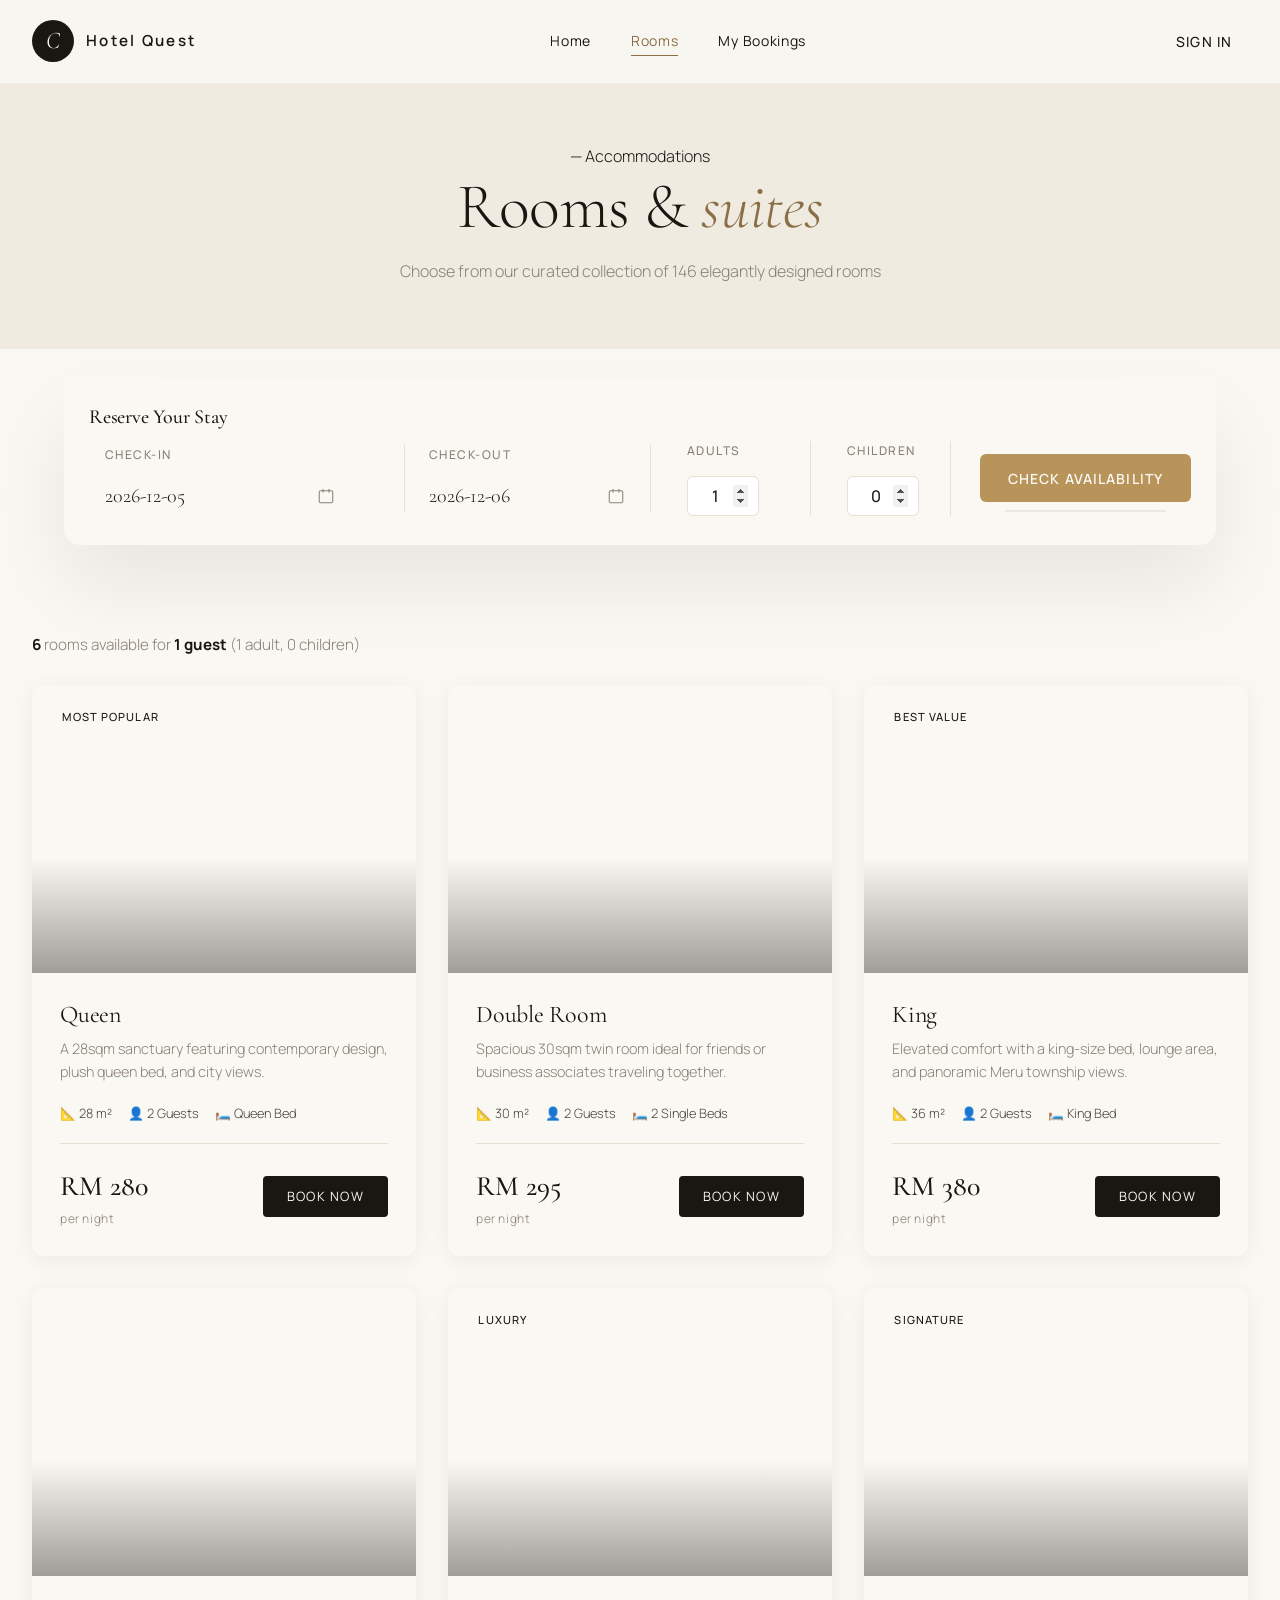
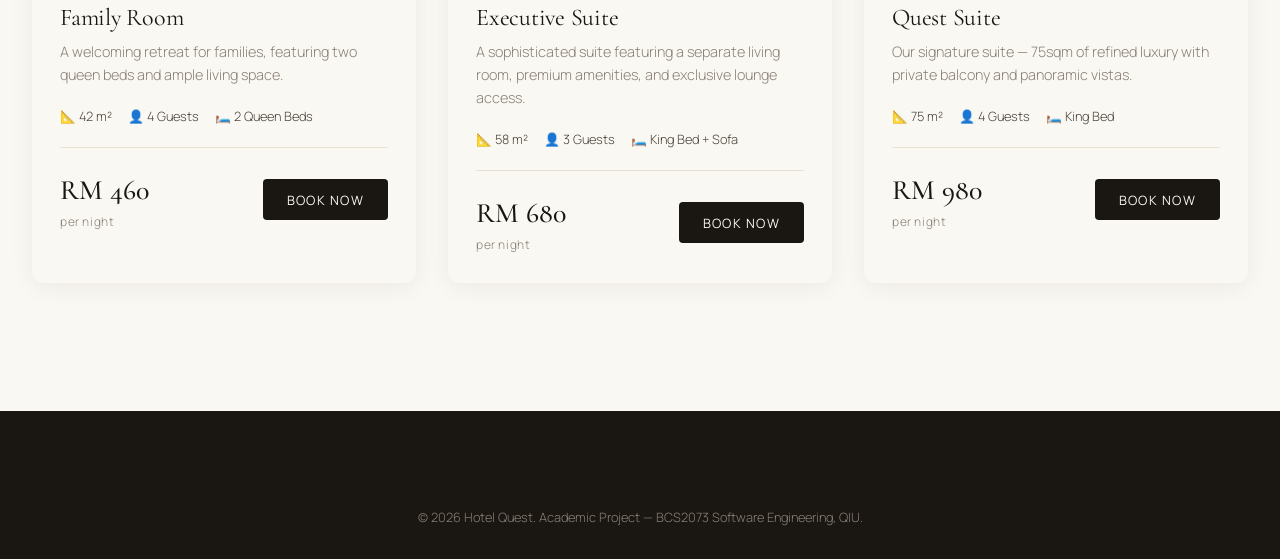
<file: pages/rooms.html>
<!DOCTYPE html>
<html lang="en">
<head>
    <meta charset="UTF-8">
    <meta name="viewport" content="width=device-width, initial-scale=1.0">
    <title>Our Rooms — Hotel Quest</title>
    <link rel="stylesheet" href="../css/style.css">
    <link href="https://fonts.googleapis.com/css2?family=Cormorant+Garamond:wght@300;400;500;600;700&family=Manrope:wght@200;300;400;500;600;700&display=swap" rel="stylesheet">
</head>
<body>
    <nav class="navbar" id="navbar">
        <div class="nav-container">
            <a href="../index.html" class="logo">
                <span class="logo-mark">C</span>
                <span class="logo-text">Hotel Quest</span>
            </a>
            <ul class="nav-menu">
                <li><a href="../index.html">Home</a></li>
                <li><a href="rooms.html" class="active">Rooms</a></li>
                <li><a href="my-bookings.html">My Bookings</a></li>
            </ul>
            <div class="nav-auth">
                <button class="btn-ghost" id="loginBtn">Sign In</button>
            </div>
        </div>
    </nav>

    <header class="page-header">
        <div class="container">
            <span class="section-tag">— Accommodations</span>
            <h1>Rooms & <em>suites</em></h1>
            <p>Choose from our curated collection of 146 elegantly designed rooms</p>
        </div>
    </header>

    <section class="quick-search">
        <div class="container">
            <div class="search-card">
                <h3>Reserve Your Stay</h3>
                <form id="quickSearchForm" class="search-form">
                    <div class="form-group">
                        <label>Check-In</label>
                        <div class="date-input">
                            <input type="text" id="checkIn" placeholder="YYYY-MM-DD" required>
                            <button type="button" class="date-toggle" aria-label="Open calendar">
                                <svg width="18" height="18" viewBox="0 0 24 24" fill="none" xmlns="http://www.w3.org/2000/svg" aria-hidden="true">
                                    <rect x="3" y="5" width="18" height="16" rx="2" stroke="currentColor" stroke-width="1.4" fill="none"></rect>
                                    <path d="M16 3v4M8 3v4" stroke="currentColor" stroke-width="1.4" stroke-linecap="round"></path>
                                </svg>
                            </button>
                        </div>
                    </div>
                    <div class="form-group">
                        <label>Check-Out</label>
                        <div class="date-input">
                            <input type="text" id="checkOut" placeholder="YYYY-MM-DD" required>
                            <button type="button" class="date-toggle" aria-label="Open calendar">
                                <svg width="18" height="18" viewBox="0 0 24 24" fill="none" xmlns="http://www.w3.org/2000/svg" aria-hidden="true">
                                    <rect x="3" y="5" width="18" height="16" rx="2" stroke="currentColor" stroke-width="1.4" fill="none"></rect>
                                    <path d="M16 3v4M8 3v4" stroke="currentColor" stroke-width="1.4" stroke-linecap="round"></path>
                                </svg>
                            </button>
                        </div>
                    </div>
                    <div class="form-group">
                        <label>Adults</label>
                        <input type="number" id="adults" min="0" max="8" value="1" required>
                    </div>
                    <div class="form-group">
                        <label>Children</label>
                        <input type="number" id="children" min="0" max="4" value="0" required>
                    </div>
                    <button type="submit" class="btn-primary btn-search">CHECK AVAILABILITY</button>
                </form>
            </div>
        </div>
    </section>

    <section class="rooms-preview" style="background: var(--color-bg); padding: 4rem 0 8rem;">
        <div class="container">
            <div id="resultsMeta" class="results-meta"></div>
            <div class="rooms-grid" id="roomsContainer"></div>
        </div>
    </section>

    <footer class="footer">
        <div class="container">
            <div class="footer-bottom" style="border: none; padding: 0;">
                <p>© 2026 Hotel Quest. Academic Project — BCS2073 Software Engineering, QIU.</p>
            </div>
        </div>
    </footer>

    <script src="../js/data.js"></script>
    <script src="../js/user-module.js"></script>
    <script src="../js/room-module.js"></script>
    <script src="../js/datepicker.js"></script>
    <script src="../js/auth-ui.js"></script>
    <script>
        // Fix paths for nested pages
        const original = RoomModule.createRoomCard;
        RoomModule.createRoomCard = function(room) {
            return original(room).replace(/pages\//g, '');
        };

        const toLocalISO = (d) => {
            const y = d.getFullYear();
            const m = String(d.getMonth() + 1).padStart(2, '0');
            const day = String(d.getDate()).padStart(2, '0');
            return `${y}-${m}-${day}`;
        };
        const today = new Date();
        const tomorrow = new Date(today); tomorrow.setDate(today.getDate() + 1);
        const dayAfter = new Date(today); dayAfter.setDate(today.getDate() + 2);

        const saved = sessionStorage.getItem('searchCriteria');
        const criteria = saved ? JSON.parse(saved) : {};
        const checkInIso = criteria.checkIn || toLocalISO(tomorrow);
        const checkOutIso = criteria.checkOut || toLocalISO(dayAfter);
        const checkInEl = document.getElementById('checkIn');
        const checkOutEl = document.getElementById('checkOut');
        checkInEl.value = checkInIso;
        checkOutEl.value = checkOutIso;
        checkInEl.dataset.iso = checkInIso;
        checkOutEl.dataset.iso = checkOutIso;
        if (criteria.adults != null) document.getElementById('adults').value = criteria.adults;
        else if (criteria.guests) document.getElementById('adults').value = criteria.guests;
        if (criteria.children != null) document.getElementById('children').value = criteria.children;

        function getCurrentCriteria() {
            const adults = parseInt(document.getElementById('adults').value, 10) || 0;
            const children = parseInt(document.getElementById('children').value, 10) || 0;
            const checkInEl = document.getElementById('checkIn');
            const checkOutEl = document.getElementById('checkOut');
            return {
                checkIn: checkInEl.dataset.iso || checkInEl.value,
                checkOut: checkOutEl.dataset.iso || checkOutEl.value,
                adults: adults,
                children: children,
                guests: String(Math.max(adults + children, 1))
            };
        }

        function persistSearchCriteria() {
            sessionStorage.setItem('searchCriteria', JSON.stringify(getCurrentCriteria()));
        }

        function applyFilter() {
            persistSearchCriteria();
            const c = getCurrentCriteria();
            const total = c.adults + c.children;
            const rooms = RoomModule.searchRooms({ guests: c.guests });
            const meta = document.getElementById('resultsMeta');
            if (total <= 0) {
                meta.innerHTML = '<strong>Please select at least 1 guest.</strong>';
            } else if (rooms.length === 0) {
                meta.innerHTML = '<strong>No rooms can accommodate ' + total +
                    ' guest' + (total !== 1 ? 's' : '') +
                    '</strong> (' + c.adults + ' adult' + (c.adults !== 1 ? 's' : '') +
                    ', ' + c.children + ' child' + (c.children !== 1 ? 'ren' : '') +
                    '). Try reducing the number of guests.';
            } else {
                meta.innerHTML = '<strong>' + rooms.length + '</strong> room' +
                    (rooms.length !== 1 ? 's' : '') + ' available for <strong>' +
                    total + ' guest' + (total !== 1 ? 's' : '') + '</strong> (' +
                    c.adults + ' adult' + (c.adults !== 1 ? 's' : '') + ', ' +
                    c.children + ' child' + (c.children !== 1 ? 'ren' : '') + ')';
            }
            RoomModule.renderRooms('roomsContainer', rooms);
        }

        applyFilter();

        ['checkIn', 'checkOut', 'adults', 'children'].forEach(id => {
            const el = document.getElementById(id);
            el.addEventListener('change', applyFilter);
            el.addEventListener('input', applyFilter);
        });

        document.getElementById('quickSearchForm').addEventListener('submit', (e) => {
            e.preventDefault();
            const c = getCurrentCriteria();
            const dateCheck = RoomModule.validateDates(c.checkIn, c.checkOut);
            if (!dateCheck.valid) {
                alert(dateCheck.message);
                return;
            }
            applyFilter();
            document.getElementById('resultsMeta').scrollIntoView({ behavior: 'smooth', block: 'start' });
        });

        window.addEventListener('scroll', () => {
            const nav = document.getElementById('navbar');
            if (window.scrollY > 50) nav.classList.add('scrolled');
            else nav.classList.remove('scrolled');
        });

        // Sign In button handled by auth-ui.js
    </script>
</body>
</html>
</file>
<file: css/style.css>
/* =====================================================
   CASUARINA @ MERU - Stylesheet
   Aesthetic: Luxury Refined / Editorial Hospitality
   Architecture: Component-Based Software Engineering
   ===================================================== */

/* ---------- CSS Variables (Design Tokens) ---------- */
:root {
    /* Brand Colors */
    --color-bg: #faf8f3;
    --color-bg-alt: #f0ebe1;
    --color-ink: #1a1612;
    --color-ink-soft: #4a423a;
    --color-muted: #8a8076;
    --color-accent: #8b6f47;
    --color-accent-deep: #6b5435;
    --color-accent-light: #c9a876;
    --color-gold: #b8935a;
    --color-cream: #f5efe3;
    --color-white: #ffffff;
    --color-line: #e8e0d2;
    
    /* Typography */
    --font-display: 'Cormorant Garamond', 'Playfair Display', Georgia, serif;
    --font-body: 'Manrope', -apple-system, sans-serif;
    
    /* Spacing */
    --space-xs: 0.5rem;
    --space-sm: 1rem;
    --space-md: 2rem;
    --space-lg: 4rem;
    --space-xl: 6rem;
    --space-2xl: 8rem;
    
    /* Effects */
    --shadow-soft: 0 4px 24px rgba(26, 22, 18, 0.06);
    --shadow-medium: 0 12px 40px rgba(26, 22, 18, 0.12);
    --shadow-strong: 0 24px 60px rgba(26, 22, 18, 0.18);
    --radius: 4px;
    --radius-lg: 12px;
    --transition: 0.4s cubic-bezier(0.4, 0, 0.2, 1);
}

/* ---------- Reset & Base ---------- */
*, *::before, *::after {
    box-sizing: border-box;
    margin: 0;
    padding: 0;
}

html {
    scroll-behavior: smooth;
    font-size: 16px;
}

body {
    font-family: var(--font-body);
    background: var(--color-bg);
    color: var(--color-ink);
    line-height: 1.6;
    font-weight: 300;
    overflow-x: hidden;
}

h1, h2, h3, h4, h5 {
    font-family: var(--font-display);
    font-weight: 400;
    letter-spacing: -0.01em;
    line-height: 1.15;
}

em {
    font-style: italic;
    color: var(--color-accent);
}

a {
    color: inherit;
    text-decoration: none;
    transition: var(--transition);
}

.container {
    max-width: 1280px;
    margin: 0 auto;
    padding: 0 2rem;
}

img {
    max-width: 100%;
    display: block;
}

/* ---------- Buttons (Reusable Component) ---------- */
.btn-primary, .btn-outline, .btn-ghost {
    font-family: var(--font-body);
    font-size: 0.875rem;
    font-weight: 500;
    letter-spacing: 0.08em;
    text-transform: uppercase;
    padding: 0.9rem 2rem;
    border: none;
    cursor: pointer;
    transition: var(--transition);
    border-radius: var(--radius);
    display: inline-flex;
    align-items: center;
    gap: 0.5rem;
}

.btn-primary {
    background: var(--color-ink);
    color: var(--color-bg);
}
.btn-primary:hover {
    background: var(--color-accent);
    transform: translateY(-2px);
    box-shadow: var(--shadow-medium);
}

.btn-outline {
    background: transparent;
    color: var(--color-ink);
    border: 1px solid var(--color-ink);
}
.btn-outline:hover {
    background: var(--color-ink);
    color: var(--color-bg);
}

.btn-ghost {
    background: transparent;
    color: var(--color-ink);
    padding: 0.5rem 1rem;
}
.btn-ghost:hover {
    color: var(--color-accent);
}

.btn-lg {
    padding: 1.1rem 2.5rem;
    font-size: 0.9rem;
}

.btn-full {
    width: 100%;
    justify-content: center;
    padding: 1rem;
}

/* ---------- Navigation ---------- */
.navbar {
    position: fixed;
    top: 0;
    left: 0;
    right: 0;
    z-index: 100;
    padding: 1.25rem 0;
    background: rgba(250, 248, 243, 0.85);
    backdrop-filter: blur(20px);
    -webkit-backdrop-filter: blur(20px);
    border-bottom: 1px solid transparent;
    transition: var(--transition);
}

.navbar.scrolled {
    padding: 0.75rem 0;
    border-bottom-color: var(--color-line);
    background: rgba(250, 248, 243, 0.95);
}

.nav-container {
    max-width: 1400px;
    margin: 0 auto;
    padding: 0 2rem;
    display: flex;
    align-items: center;
    justify-content: space-between;
    gap: 2rem;
}

.logo {
    display: flex;
    align-items: center;
    gap: 0.75rem;
}

.logo-mark {
    width: 42px;
    height: 42px;
    background: var(--color-ink);
    color: var(--color-bg);
    border-radius: 50%;
    display: grid;
    place-items: center;
    font-family: var(--font-display);
    font-size: 1.5rem;
    font-style: italic;
}

.logo-text {
    font-family: var(--font-body);
    font-weight: 600;
    font-size: 0.95rem;
    letter-spacing: 0.15em;
    display: flex;
    flex-direction: column;
    line-height: 1;
}
.logo-text small {
    font-size: 0.65rem;
    font-weight: 300;
    letter-spacing: 0.2em;
    color: var(--color-muted);
    margin-top: 2px;
}

.nav-menu {
    display: flex;
    gap: 2.5rem;
    list-style: none;
}
.nav-menu a {
    font-size: 0.875rem;
    font-weight: 400;
    letter-spacing: 0.05em;
    position: relative;
}
.nav-menu a::after {
    content: '';
    position: absolute;
    bottom: -6px;
    left: 0;
    width: 0;
    height: 1px;
    background: var(--color-accent);
    transition: var(--transition);
}
.nav-menu a:hover::after, .nav-menu a.active::after {
    width: 100%;
}
.nav-menu a.active {
    color: var(--color-accent);
}

.nav-auth {
    display: flex;
    gap: 0.5rem;
    align-items: center;
}

.mobile-toggle {
    display: none;
    background: none;
    border: none;
    font-size: 1.5rem;
    cursor: pointer;
    color: var(--color-ink);
}

/* ---------- Hero Section ---------- */
.hero {
    height: 100vh;
    min-height: 700px;
    position: relative;
    display: flex;
    align-items: center;
    overflow: hidden;
}

.hero-bg {
    position: absolute;
    inset: 0;
    background: linear-gradient(135deg, #2c2419 0%, #4a3a26 50%, #6b5435 100%);
    background-image: 
        linear-gradient(135deg, rgba(26, 22, 18, 0.65) 0%, rgba(74, 58, 38, 0.55) 100%),
        url('https://images.unsplash.com/photo-1566073771259-6a8506099945?w=1920&q=85');
    background-size: cover;
    background-position: center;
}

.hero-overlay {
    position: absolute;
    inset: 0;
    background: 
        radial-gradient(circle at 20% 50%, rgba(184, 147, 90, 0.15) 0%, transparent 50%),
        linear-gradient(180deg, transparent 0%, rgba(26, 22, 18, 0.4) 100%);
}

.hero-content {
    position: relative;
    z-index: 2;
    max-width: 1280px;
    margin: 0 auto;
    padding: 0 2rem;
    color: var(--color-bg);
    animation: fadeUp 1.2s ease;
}

.hero-tag {
    display: inline-block;
    font-size: 0.75rem;
    letter-spacing: 0.3em;
    font-weight: 500;
    margin-bottom: 2rem;
    padding: 0.5rem 1.25rem;
    border: 1px solid rgba(245, 239, 227, 0.3);
    border-radius: 100px;
    color: var(--color-cream);
}

.hero-title {
    font-size: clamp(3rem, 8vw, 6rem);
    font-weight: 300;
    line-height: 1;
    margin-bottom: 2rem;
    letter-spacing: -0.02em;
}
.hero-title em {
    color: var(--color-accent-light);
    font-style: italic;
}

.hero-subtitle {
    font-size: 1.1rem;
    font-weight: 300;
    max-width: 560px;
    margin-bottom: 3rem;
    opacity: 0.9;
    line-height: 1.7;
}

.hero-actions {
    display: flex;
    gap: 1rem;
    flex-wrap: wrap;
}
.hero-actions .btn-primary {
    background: var(--color-bg);
    color: var(--color-ink);
}
.hero-actions .btn-primary:hover {
    background: var(--color-accent-light);
    color: var(--color-ink);
}
.hero-actions .btn-outline {
    color: var(--color-bg);
    border-color: var(--color-bg);
}
.hero-actions .btn-outline:hover {
    background: var(--color-bg);
    color: var(--color-ink);
}

@keyframes scrollLine {
    0%, 100% { transform: scaleY(1); transform-origin: top; }
    50% { transform: scaleY(0.3); transform-origin: bottom; }
}

@keyframes fadeUp {
    from { opacity: 0; transform: translateY(40px); }
    to { opacity: 1; transform: translateY(0); }
}

/* ---------- Quick Search Widget ---------- */
.quick-search {
    margin-top: -80px;
    position: relative;
    z-index: 10;
    padding: 0 2rem;
}

.search-card {
    background: var(--color-bg);
    padding: 2.5rem;
    border-radius: var(--radius-lg);
    box-shadow: var(--shadow-strong);
    max-width: 1100px;
    margin: 0 auto;
    border: 1px solid var(--color-line);
}

.search-card h3 {
    font-size: 1.75rem;
    margin-bottom: 1.5rem;
    font-weight: 500;
}

.search-form {
    display: grid;
    grid-template-columns: 1fr 1fr 1fr 1fr auto;
    gap: 1.25rem;
    align-items: end;
}
@media (max-width: 1200px) {
    .search-form {
        grid-template-columns: 1fr 1fr 1fr auto;
    }
}

.form-group {
    display: flex;
    flex-direction: column;
    gap: 0.5rem;
}
.form-group label {
    font-size: 0.75rem;
    letter-spacing: 0.1em;
    text-transform: uppercase;
    color: var(--color-muted);
    font-weight: 500;
}
.form-group input, .form-group select {
    padding: 0.85rem 1rem;
    border: 1px solid var(--color-line);
    border-radius: var(--radius);
    font-family: var(--font-body);
    font-size: 0.95rem;
    background: var(--color-white);
    color: var(--color-ink);
    transition: var(--transition);
}
/* Number input spinners */
.form-group input[type="number"] {
    font-size: 1rem;
    font-weight: 500;
    text-align: center;
}
/* Hide default spinner buttons and restyle */
.form-group input[type="number"]::-webkit-outer-spin-button,
.form-group input[type="number"]::-webkit-inner-spin-button {
    -webkit-appearance: outer-spin-button;
    -webkit-appearance: inner-spin-button;
    opacity: 1;
}
.search-form .form-group:nth-child(1),
.search-form .form-group:nth-child(2) {
    display: flex;
    flex-direction: column;
}
.search-form .form-group:nth-child(2) {
    border-left: 1px solid var(--color-line);
    padding-left: 1.5rem;
    margin-left: 1.5rem;
}
.date-input {
    position: relative;
}
.date-input input {
    padding: 0.25rem 44px 0.25rem 0;
    border: none;
    background: transparent;
    font-family: var(--font-display);
    font-size: 1.5rem;
    font-weight: 300;
    color: var(--color-ink);
}
.date-input input::placeholder { color: var(--color-muted); font-family: var(--font-body); font-weight: 300; font-size: 0.95rem; }
.date-toggle {
    position: absolute;
    right: 8px;
    top: 50%;
    transform: translateY(-50%);
    border: none;
    background: transparent;
    display: inline-flex;
    align-items: center;
    justify-content: center;
    width: 36px;
    height: 36px;
    cursor: pointer;
    color: var(--color-muted);
    padding: 4px;
}
.date-toggle:hover { color: var(--color-ink); }
.search-form .form-group label { font-size: 0.75rem; letter-spacing: 0.1em; text-transform: uppercase; color: var(--color-muted); margin-bottom: 0.6rem; }
.form-group input:focus, .form-group select:focus {
    outline: none;
    border-color: var(--color-accent);
    box-shadow: 0 0 0 3px rgba(139, 111, 71, 0.1);
}

/* ---------- Datepicker (Custom Calendar) ---------- */
.datepicker {
    position: absolute;
    z-index: 9999;
    background: var(--color-bg);
    border: 1px solid var(--color-line);
    box-shadow: var(--shadow-strong);
    border-radius: 8px;
    padding: 1rem;
    display: flex;
    gap: 1rem;
    max-width: calc(100vw - 16px);
    flex-wrap: wrap; /* allow panels to stack when viewport is narrow */
    align-items: flex-start;
}
.datepicker-panel {
    width: 308px;
    flex: 0 0 308px; /* fit 7 columns of 36px day cells + 6 gaps of 0.5rem */
    overflow: hidden;
}
.datepicker-header {
    display: flex;
    align-items: center;
    justify-content: space-between;
    margin-bottom: 0.5rem;
    position: relative;
    z-index: 2; /* keep header above the day grid if any overlap occurs */
}
.month-title {
    font-family: var(--font-body);
    font-weight: 600;
    color: var(--color-ink);
}
.nav-arrow {
    width: 36px;
    height: 36px;
    display: grid;
    place-items: center;
    border: 1px solid var(--color-line);
    border-radius: 6px;
    background: var(--color-white);
    cursor: pointer;
}
.weekday-row {
    display: grid;
    grid-template-columns: repeat(7, 1fr);
    gap: 0.25rem;
    margin-bottom: 0.5rem;
}
.weekday {
    font-size: 0.75rem;
    text-align: center;
    color: var(--color-muted);
}
.datepicker-grid {
    display: grid;
    grid-template-columns: repeat(7, minmax(0, 1fr));
    gap: 0.5rem;
    position: relative;
    z-index: 1;
    justify-items: center;
}
.datepicker-day {
    width: 36px;
    height: 36px;
    display: grid;
    place-items: center;
    border: 1px solid transparent;
    border-radius: 6px;
    cursor: pointer;
    font-size: 0.95rem;
    background: var(--color-white);
}
.datepicker-day.disabled {
    color: #cfcfcf;
    background: #f7f6f5;
    cursor: default;
}
.datepicker-day.today {
    box-shadow: 0 0 0 2px rgba(184,147,90,0.12);
}
.datepicker-day.in-range {
    background: rgba(184,147,90,0.12);
}
.datepicker-day.start {
    background: var(--color-accent);
    color: var(--color-bg);
}
.datepicker-day.end {
    border: 2px solid var(--color-accent-deep);
}
.datepicker-day:hover:not(.disabled) {
    transform: translateY(-2px);
}

/* Two-panel layout responsiveness */
@media (max-width: 720px) {
    .datepicker { flex-direction: column; }
    .datepicker-panel { width: 100%; }
}
.section-header {
    text-align: center;
    margin-bottom: 3.5rem;
}
.section-header .section-tag {
    display: inline-block;
    margin-bottom: 1rem;
}

.section-title {
    font-size: clamp(2.5rem, 5vw, 4rem);
    font-weight: 300;
    margin-bottom: 1.25rem;
    line-height: 1.1;
}

.section-subtitle {
    color: var(--color-muted);
    font-size: 1.05rem;
    max-width: 600px;
    margin: 0 auto;
    line-height: 1.6;
}

.section-cta {
    text-align: center;
    margin-top: 4rem;
}

/* ---------- About Section ---------- */
.about-section {
    padding: var(--space-2xl) 0;
}

.about-grid {
    display: grid;
    grid-template-columns: 1fr 1.2fr;
    gap: 5rem;
    align-items: center;
}

.about-image {
    position: relative;
}
.img-frame {
    aspect-ratio: 4/5;
    background: 
        linear-gradient(135deg, rgba(26, 22, 18, 0.2) 0%, transparent 60%),
        url('https://images.unsplash.com/photo-1582719508461-905c673771fd?w=800&q=85');
    background-size: cover;
    background-position: center;
    border-radius: var(--radius-lg);
}

.stat-badge {
    position: absolute;
    bottom: -2rem;
    right: -2rem;
    background: var(--color-ink);
    color: var(--color-bg);
    padding: 2rem 2.5rem;
    border-radius: var(--radius-lg);
    box-shadow: var(--shadow-strong);
    text-align: center;
}
.stat-badge strong {
    display: block;
    font-family: var(--font-display);
    font-size: 3rem;
    line-height: 1;
    color: var(--color-accent-light);
    font-weight: 300;
}
.stat-badge span {
    display: block;
    font-size: 0.75rem;
    letter-spacing: 0.2em;
    text-transform: uppercase;
    margin-top: 0.5rem;
}

.about-content p {
    color: var(--color-ink-soft);
    line-height: 1.8;
    margin-bottom: 1.5rem;
}

.about-features {
    display: grid;
    grid-template-columns: 1fr 1fr 1fr;
    gap: 1.5rem;
    margin-top: 2.5rem;
    padding-top: 2.5rem;
    border-top: 1px solid var(--color-line);
}
.feature-item {
    display: flex;
    gap: 0.75rem;
    align-items: flex-start;
}
.feature-icon {
    color: var(--color-accent);
    font-size: 1.5rem;
    flex-shrink: 0;
}
.feature-item h4 {
    font-size: 1rem;
    font-family: var(--font-body);
    font-weight: 600;
    margin-bottom: 0.25rem;
}
.feature-item p {
    font-size: 0.85rem;
    color: var(--color-muted);
    margin: 0;
}

/* ---------- Rooms Preview ---------- */
.rooms-preview {
    padding: var(--space-2xl) 0;
    background: var(--color-bg-alt);
}

/* Quick Search / Filter Card (positioning and spacing) */
.quick-search {
    background: transparent;
    margin-top: 1.5rem;
}
.search-card {
    max-width: 1180px;
    margin: 1.75rem auto 1.5rem;
    background: var(--color-bg);
    border: 1px solid transparent;
    border-radius: 1rem;
    padding: 1.75rem 1.5rem;
    box-shadow: 0 40px 80px rgba(26,22,18,0.08);
}
.search-card h3 {
    font-family: var(--font-display);
    font-size: 1.25rem;
    margin: 0 0 0.75rem 0;
    color: var(--color-ink);
}
.search-form {
    display: grid;
    grid-template-columns: 1fr 1fr 140px 120px 220px;
    gap: 1.25rem;
    align-items: center;
}
.search-form .form-group {
    padding: 0 1rem;
    display: flex;
    flex-direction: column;
}
.search-form .form-group:not(:last-child):not(:first-child) {
    border-right: 1px solid var(--color-line);
}
.search-form .form-group label {
    font-size: 0.75rem;
    letter-spacing: 0.12em;
    text-transform: uppercase;
    color: var(--color-muted);
    margin-bottom: 0.5rem;
}
.date-input {
    position: relative;
}
.date-input input {
    width: 100%;
    padding: 0.25rem 2.5rem 0.25rem 0;
    border: none;
    background: transparent;
    font-family: var(--font-display);
    font-size: 1.25rem;
    color: var(--color-ink);
}
.date-input .input-icon,
.date-toggle {
    position: absolute;
    right: 0;
    top: 50%;
    transform: translateY(-50%);
    pointer-events: none;
    color: var(--color-muted);
    font-size: 1rem;
}
.search-form input[type="number"] {
    width: 72px;
    padding: 0.5rem 0.6rem;
    border: 1px solid var(--color-line);
    border-radius: 6px;
    text-align: center;
    font-family: var(--font-body);
}
.btn-search {
    justify-self: end;
    padding: 0.9rem 1.75rem;
    border-radius: 6px;
    background: var(--color-gold);
    color: var(--color-bg);
    font-weight: 600;
    letter-spacing: 0.08em;
    border: none;
    position: relative;
}
.btn-search::after {
    content: '';
    position: absolute;
    left: 12%;
    right: 12%;
    bottom: -10px;
    height: 2px;
    background: rgba(0,0,0,0.06);
}

@media (max-width: 980px) {
    .search-card { margin: 0.75rem auto 1rem; }
    .search-form { grid-template-columns: 1fr 1fr; }
}

@media (max-width: 560px) {
    .search-card { margin: 0.5rem auto 1rem; }
    .search-form { grid-template-columns: 1fr; }
}

.rooms-grid {
    display: grid;
    grid-template-columns: repeat(3, 1fr);
    gap: 2rem;
}

.room-card {
    background: var(--color-bg);
    border-radius: var(--radius-lg);
    overflow: hidden;
    transition: var(--transition);
    cursor: pointer;
    box-shadow: var(--shadow-soft);
}
.room-card:hover {
    transform: translateY(-8px);
    box-shadow: var(--shadow-strong);
}

.room-image {
    aspect-ratio: 4/3;
    background-size: cover;
    background-position: center;
    position: relative;
    overflow: hidden;
}
.room-image::after {
    content: '';
    position: absolute;
    inset: 0;
    background: linear-gradient(180deg, transparent 60%, rgba(26, 22, 18, 0.4) 100%);
}

.room-badge {
    position: absolute;
    top: 1rem;
    left: 1rem;
    background: var(--color-bg);
    color: var(--color-ink);
    font-size: 0.7rem;
    padding: 0.4rem 0.9rem;
    border-radius: 100px;
    letter-spacing: 0.1em;
    text-transform: uppercase;
    font-weight: 500;
    z-index: 2;
}

.room-info {
    padding: 1.75rem;
}
.room-info h3 {
    font-size: 1.5rem;
    margin-bottom: 0.5rem;
}
.room-info .room-desc {
    color: var(--color-muted);
    font-size: 0.9rem;
    margin-bottom: 1.25rem;
    line-height: 1.6;
}

.room-meta {
    display: flex;
    gap: 1rem;
    font-size: 0.8rem;
    color: var(--color-ink-soft);
    padding-bottom: 1.25rem;
    border-bottom: 1px solid var(--color-line);
    margin-bottom: 1.25rem;
}

.room-footer {
    display: flex;
    justify-content: space-between;
    align-items: center;
}

.room-price {
    display: flex;
    flex-direction: column;
}
.room-price strong {
    font-family: var(--font-display);
    font-size: 1.75rem;
    font-weight: 500;
    color: var(--color-ink);
}
.room-price span {
    font-size: 0.75rem;
    color: var(--color-muted);
    letter-spacing: 0.05em;
}

.btn-book {
    background: var(--color-ink);
    color: var(--color-bg);
    border: none;
    padding: 0.7rem 1.5rem;
    border-radius: var(--radius);
    font-size: 0.8rem;
    letter-spacing: 0.1em;
    text-transform: uppercase;
    cursor: pointer;
    transition: var(--transition);
    font-family: var(--font-body);
}
.btn-book:hover {
    background: var(--color-accent);
}

/* ---------- Facilities ---------- */
.facilities {
    padding: var(--space-2xl) 0;
}

.facilities-grid {
    display: grid;
    grid-template-columns: repeat(3, 1fr);
    gap: 1.5rem;
}

.facility-card {
    padding: 2.5rem 2rem;
    background: var(--color-bg);
    border: 1px solid var(--color-line);
    border-radius: var(--radius-lg);
    text-align: center;
    transition: var(--transition);
}
.facility-card:hover {
    border-color: var(--color-accent);
    transform: translateY(-4px);
    box-shadow: var(--shadow-medium);
}
.facility-icon {
    font-size: 2.5rem;
    margin-bottom: 1rem;
}
.facility-card h4 {
    font-family: var(--font-body);
    font-weight: 600;
    margin-bottom: 0.5rem;
}
.facility-card p {
    color: var(--color-muted);
    font-size: 0.9rem;
}

/* ---------- Attractions ---------- */
.attractions {
    padding: var(--space-2xl) 0;
    background: var(--color-bg-alt);
}

.attractions-grid {
    display: grid;
    grid-template-columns: repeat(3, 1fr);
    gap: 1.5rem;
}

.attraction-card {
    border-radius: var(--radius-lg);
    overflow: hidden;
    box-shadow: var(--shadow-soft);
    background: var(--color-bg);
    transition: var(--transition);
}
.attraction-card:hover {
    transform: translateY(-4px);
    box-shadow: var(--shadow-medium);
}

.attraction-img {
    aspect-ratio: 16/10;
    background-size: cover;
    background-position: center;
}
.attraction-1 { background-image: url('https://images.unsplash.com/photo-1517457373958-b7bdd4587205?w=800&q=85'); }
.attraction-2 { background-image: url('https://images.unsplash.com/photo-1519567241046-7f570eee3ce6?w=800&q=85'); }
.attraction-3 { background-image: url('https://images.unsplash.com/photo-1544620347-c4fd4a3d5957?w=800&q=85'); }

.attraction-info {
    padding: 1.5rem;
}
.attraction-info h4 {
    font-family: var(--font-body);
    font-weight: 600;
    font-size: 1.05rem;
    margin-bottom: 0.25rem;
}
.attraction-info span {
    color: var(--color-accent);
    font-size: 0.85rem;
    letter-spacing: 0.05em;
}

/* ---------- Footer ---------- */
.footer {
    background: var(--color-ink);
    color: var(--color-cream);
    padding: var(--space-xl) 0 2rem;
}

.footer-grid {
    display: grid;
    grid-template-columns: 1.5fr 1fr 1fr 1.2fr;
    gap: 3rem;
    margin-bottom: 3rem;
}

.footer-brand .logo-mark {
    background: var(--color-accent);
}
.footer-brand .logo-text {
    color: var(--color-cream);
}
.footer-brand .logo-text small {
    color: var(--color-accent-light);
}
.footer-brand p {
    margin-top: 1.5rem;
    color: var(--color-muted);
    font-size: 0.9rem;
    line-height: 1.7;
}

.footer-col h5 {
    font-family: var(--font-body);
    font-size: 0.8rem;
    letter-spacing: 0.2em;
    text-transform: uppercase;
    margin-bottom: 1.5rem;
    color: var(--color-accent-light);
}
.footer-col ul {
    list-style: none;
}
.footer-col li {
    margin-bottom: 0.75rem;
    color: var(--color-muted);
    font-size: 0.9rem;
}
.footer-col a:hover {
    color: var(--color-accent-light);
}

.newsletter-form {
    display: flex;
    gap: 0.5rem;
    margin-top: 1rem;
}
.newsletter-form input {
    flex: 1;
    padding: 0.75rem;
    background: rgba(255, 255, 255, 0.05);
    border: 1px solid rgba(255, 255, 255, 0.1);
    color: var(--color-cream);
    border-radius: var(--radius);
    font-family: var(--font-body);
    font-size: 0.85rem;
}
.newsletter-form button {
    background: var(--color-accent);
    color: var(--color-bg);
    border: none;
    padding: 0 1.25rem;
    border-radius: var(--radius);
    cursor: pointer;
    font-size: 1.2rem;
    transition: var(--transition);
}
.newsletter-form button:hover {
    background: var(--color-accent-light);
}

.footer-bottom {
    padding-top: 2rem;
    border-top: 1px solid rgba(255, 255, 255, 0.08);
    text-align: center;
    font-size: 0.8rem;
    color: var(--color-muted);
}

/* ---------- Modal ---------- */
.modal {
    position: fixed;
    inset: 0;
    background: rgba(26, 22, 18, 0.7);
    backdrop-filter: blur(8px);
    display: none;
    align-items: center;
    justify-content: center;
    z-index: 1000;
    padding: 1rem;
}
.modal.active {
    display: flex;
    animation: fadeIn 0.3s;
}

@keyframes fadeIn {
    from { opacity: 0; }
    to { opacity: 1; }
}

.modal-content {
    background: var(--color-bg);
    border-radius: var(--radius-lg);
    padding: 3rem;
    max-width: 440px;
    width: 100%;
    position: relative;
    box-shadow: var(--shadow-strong);
}

.modal-close {
    position: absolute;
    top: 1rem;
    right: 1.25rem;
    background: none;
    border: none;
    font-size: 1.75rem;
    cursor: pointer;
    color: var(--color-muted);
}

.modal-content h3 {
    font-size: 2rem;
    margin-bottom: 0.5rem;
}
.modal-sub {
    color: var(--color-muted);
    margin-bottom: 2rem;
    font-size: 0.95rem;
}

.modal-content .form-group {
    margin-bottom: 1.25rem;
}

.modal-footer {
    text-align: center;
    margin-top: 1.5rem;
    font-size: 0.9rem;
    color: var(--color-muted);
}
.modal-footer a {
    color: var(--color-accent);
    font-weight: 500;
}

/* ---------- Notification Toast ---------- */
.toast {
    position: fixed;
    top: 100px;
    right: 2rem;
    background: var(--color-ink);
    color: var(--color-bg);
    padding: 1rem 1.5rem;
    border-radius: var(--radius);
    box-shadow: var(--shadow-strong);
    z-index: 2000;
    animation: slideIn 0.3s, slideOut 0.3s 2.7s;
    border-left: 3px solid var(--color-accent);
}
.toast.error,
.toast.toast-error { border-left-color: #d4524d; }
.toast.success,
.toast.toast-success { border-left-color: #6ba368; }

/* ---------- Auth Modal ---------- */
.auth-modal-content {
    max-width: 420px;
}
.auth-modal-content h3 {
    text-align: center;
    margin-bottom: 0.25rem;
}
.auth-modal-content .modal-sub {
    text-align: center;
}
.google-signin-slot {
    display: flex;
    justify-content: center;
    margin-bottom: 1rem;
    min-height: 40px;
}
.google-notice {
    background: var(--color-bg-alt);
    color: var(--color-muted);
    padding: 0.75rem 1rem;
    border-radius: var(--radius);
    font-size: 0.8rem;
    margin-bottom: 1rem;
    line-height: 1.45;
}
.google-notice code {
    background: rgba(0,0,0,0.06);
    padding: 0 0.25rem;
    border-radius: 3px;
    font-size: 0.78rem;
}
.auth-divider {
    display: flex;
    align-items: center;
    gap: 0.75rem;
    margin: 1rem 0 1.25rem;
    color: var(--color-muted);
    font-size: 0.75rem;
    letter-spacing: 0.1em;
    text-transform: uppercase;
}
.auth-divider::before,
.auth-divider::after {
    content: '';
    flex: 1;
    height: 1px;
    background: var(--color-line);
}
.auth-error {
    background: #fce8e8;
    color: #a04848;
    padding: 0.7rem 1rem;
    border-radius: var(--radius);
    font-size: 0.85rem;
    margin: 0 0 1rem;
}

.results-meta {
    margin-bottom: 1.75rem;
    color: var(--color-muted);
    font-size: 0.95rem;
}
.results-meta strong {
    color: var(--color-ink);
}

@keyframes slideIn {
    from { transform: translateX(120%); }
    to { transform: translateX(0); }
}
@keyframes slideOut {
    to { transform: translateX(120%); opacity: 0; }
}

/* ---------- Responsive ---------- */
@media (max-width: 1024px) {
    .nav-menu { display: none; }
    .mobile-toggle { display: block; }
    .about-grid { grid-template-columns: 1fr; gap: 3rem; }
    .rooms-grid, .facilities-grid, .attractions-grid { grid-template-columns: repeat(2, 1fr); }
    .footer-grid { grid-template-columns: 1fr 1fr; }
    .search-form { grid-template-columns: 1fr 1fr; }
    .btn-search { grid-column: 1 / -1; }
}

@media (max-width: 640px) {
    .container { padding: 0 1.25rem; }
    .hero { min-height: 600px; }
    .hero-title { font-size: 3rem; }
    .rooms-grid, .facilities-grid, .attractions-grid { grid-template-columns: 1fr; }
    .footer-grid { grid-template-columns: 1fr; }
    .about-features { grid-template-columns: 1fr; }
    .search-form { grid-template-columns: 1fr; }
    .nav-auth .btn-ghost { display: none; }
    .stat-badge { right: 1rem; bottom: -1rem; padding: 1.25rem 1.5rem; }
}

/* ---------- Page-Specific Styles ---------- */
/* Booking Page */
.page-header {
    padding: 9rem 0 4rem;
    background: var(--color-bg-alt);
    text-align: center;
}
.page-header h1 {
    font-size: clamp(2.5rem, 5vw, 4rem);
    font-weight: 300;
    margin-bottom: 1rem;
}
.page-header p {
    color: var(--color-muted);
    max-width: 600px;
    margin: 0 auto;
}

.booking-section {
    padding: 4rem 0;
}

.booking-layout {
    display: grid;
    grid-template-columns: minmax(0, 1fr) 360px;
    gap: 2rem;
    align-items: start;
}

.booking-form-card {
    background: var(--color-bg);
    border: 1px solid var(--color-line);
    border-radius: var(--radius-lg);
    padding: 2rem;
    min-width: 0;
}
.booking-summary {
    background: var(--color-bg);
    border: 1px solid var(--color-line);
    border-radius: var(--radius-lg);
    padding: 2rem;
}

.booking-summary {
    position: sticky;
    top: 100px;
}

.booking-summary h3 {
    font-size: 1.5rem;
    margin-bottom: 1.5rem;
    padding-bottom: 1.5rem;
    border-bottom: 1px solid var(--color-line);
}

.summary-row {
    display: flex;
    justify-content: space-between;
    padding: 0.65rem 0;
    font-size: 0.9rem;
}
.summary-row.total {
    font-size: 1.1rem;
    font-weight: 600;
    padding-top: 1.5rem;
    margin-top: 1rem;
    border-top: 1px solid var(--color-line);
    color: var(--color-ink);
}
.summary-row span:first-child { color: var(--color-muted); }

.form-row {
    display: grid;
    grid-template-columns: 1fr 1fr;
    gap: 1rem;
    margin-bottom: 1.25rem;
}
.form-row .form-group { margin: 0; }

.booking-form .input-locked,
.booking-form input[readonly] {
    background: var(--color-bg-alt);
    color: var(--color-ink);
    cursor: not-allowed;
    pointer-events: none;
    opacity: 0.92;
}
.booking-form input[type="number"].input-locked {
    -moz-appearance: textfield;
}
.booking-form input[type="number"].input-locked::-webkit-inner-spin-button,
.booking-form input[type="number"].input-locked::-webkit-outer-spin-button {
    -webkit-appearance: none;
    margin: 0;
}

.booking-form-block {
    margin-bottom: 2.5rem;
    padding-bottom: 2.5rem;
    border-bottom: 1px solid var(--color-line);
}
.booking-form-block:last-of-type {
    border-bottom: none;
    padding-bottom: 0;
    margin-bottom: 2rem;
}
.booking-form-title {
    font-size: 1.5rem;
    margin-bottom: 1.5rem;
}
.booking-form .form-row {
    gap: 1.5rem;
    margin-bottom: 1.5rem;
}
.booking-form .form-group {
    margin-bottom: 1.25rem;
}
.booking-form .form-row .form-group {
    margin-bottom: 0;
}
.booking-submit {
    margin-top: 0.5rem;
}
.booking-edit-btn {
    display: inline-block;
    margin-top: 0.5rem;
    text-decoration: none;
    text-align: center;
}

.required {
    color: #c0392b;
    font-weight: 600;
    margin-left: 2px;
}

.contact-grid {
    display: grid;
    grid-template-columns: repeat(auto-fit, minmax(140px, 1fr));
    gap: 1rem;
    margin-bottom: 1.25rem;
}
.contact-grid .form-group {
    margin-bottom: 0;
    min-width: 0;
}
.contact-grid .form-group:first-child {
    max-width: 110px;
}

.phone-input {
    display: flex;
    gap: 0.5rem;
}
.phone-input .phone-code {
    flex: 0 0 90px;
    padding: 0.85rem 0.5rem;
}
.phone-input input {
    flex: 1;
}

.booking-form textarea {
    padding: 0.85rem 1rem;
    border: 1px solid var(--color-line);
    border-radius: var(--radius);
    font-family: var(--font-body);
    font-size: 0.95rem;
    background: var(--color-white);
    color: var(--color-ink);
    transition: var(--transition);
    width: 100%;
    resize: vertical;
    min-height: 90px;
}
.booking-form textarea:focus {
    outline: none;
    border-color: var(--color-accent);
}

@media (max-width: 520px) {
    .contact-grid .form-group:first-child {
        max-width: none;
    }
}

.summary-room {
    display: flex;
    gap: 1rem;
    margin-bottom: 1.5rem;
    padding-bottom: 1.5rem;
    border-bottom: 1px solid var(--color-line);
}
.summary-room-image {
    width: 80px;
    height: 80px;
    border-radius: 8px;
    flex-shrink: 0;
    background-size: cover;
    background-position: center;
}
.summary-room-name {
    font-family: var(--font-body);
    font-weight: 600;
    margin-bottom: 0.25rem;
    font-size: 1rem;
}
.summary-room-meta {
    font-size: 0.8rem;
    color: var(--color-muted);
}

@media (max-width: 1100px) {
    .booking-layout {
        grid-template-columns: minmax(0, 1fr) 320px;
        gap: 1.5rem;
    }
}
@media (max-width: 900px) {
    .booking-layout {
        grid-template-columns: 1fr;
    }
    .booking-summary {
        position: static;
    }
}

.payment-methods {
    display: grid;
    grid-template-columns: 1fr 1fr 1fr;
    gap: 1rem;
    margin: 1.5rem 0;
}
.payment-option {
    border: 2px solid var(--color-line);
    padding: 1rem;
    border-radius: var(--radius);
    cursor: pointer;
    text-align: center;
    transition: var(--transition);
    font-size: 0.85rem;
    font-weight: 500;
}
.payment-option.active {
    border-color: var(--color-accent);
    background: rgba(139, 111, 71, 0.05);
}

/* Confirmation Page */
.confirmation-card {
    max-width: 600px;
    margin: 4rem auto;
    background: var(--color-bg);
    border-radius: var(--radius-lg);
    padding: 4rem 3rem;
    text-align: center;
    box-shadow: var(--shadow-medium);
    border-top: 4px solid var(--color-accent);
}
.confirmation-icon {
    width: 80px;
    height: 80px;
    background: var(--color-accent);
    color: var(--color-bg);
    border-radius: 50%;
    display: grid;
    place-items: center;
    margin: 0 auto 2rem;
    font-size: 2.5rem;
}
.confirmation-card h1 {
    font-size: 2.5rem;
    margin-bottom: 1rem;
}
.booking-id {
    background: var(--color-bg-alt);
    padding: 1rem 1.5rem;
    border-radius: var(--radius);
    margin: 1.5rem 0 2rem;
    font-family: 'Courier New', monospace;
    letter-spacing: 0.1em;
    font-weight: 600;
}

/* My Bookings */
.bookings-list {
    display: grid;
    gap: 1.5rem;
    max-width: 900px;
    margin: 3rem auto;
}
.booking-item {
    background: var(--color-bg);
    border: 1px solid var(--color-line);
    border-radius: var(--radius-lg);
    padding: 2rem;
    display: grid;
    grid-template-columns: 1fr auto;
    gap: 2rem;
    align-items: center;
}
.booking-item h4 {
    font-size: 1.3rem;
    margin-bottom: 0.5rem;
}
.booking-status {
    display: inline-block;
    padding: 0.3rem 0.9rem;
    border-radius: 100px;
    font-size: 0.75rem;
    letter-spacing: 0.1em;
    text-transform: uppercase;
    font-weight: 600;
    margin-top: 0.5rem;
}
.status-confirmed { background: #e8f4e8; color: #4a7c4a; }
.status-cancelled { background: #fce8e8; color: #a04848; }
.status-in_progress { background: #fdf4d8; color: #8a6a1f; }

.refund-warning {
    background: #fce8e8;
    border-left: 3px solid #c0392b;
    color: #c0392b;
    padding: 0.85rem 1rem;
    border-radius: var(--radius);
    font-size: 0.9rem;
    margin: 0 0 1.5rem;
    line-height: 1.5;
}

.modify-current {
    background: var(--color-bg-alt);
    padding: 0.75rem 1rem;
    border-radius: var(--radius);
    font-size: 0.85rem;
    color: var(--color-muted);
    margin-bottom: 1.25rem;
}
.modify-current strong {
    color: var(--color-ink);
    font-family: monospace;
}
.modify-error {
    background: #fce8e8;
    color: #a04848;
    padding: 0.7rem 1rem;
    border-radius: var(--radius);
    font-size: 0.85rem;
    margin: 0 0 1rem;
}
.refund-warning strong {
    color: #a04848;
}

.modal-actions {
    display: flex;
    gap: 0.75rem;
    margin-top: 1rem;
}
.modal-actions .btn-outline,
.modal-actions .btn-primary {
    flex: 1;
}
.btn-primary.btn-danger {
    background: #a04848;
    border-color: #a04848;
}
.btn-primary.btn-danger:hover {
    background: #8a3a3a;
    border-color: #8a3a3a;
}
.booking-actions {
    display: flex;
    gap: 0.5rem;
    flex-direction: column;
}
.btn-small {
    padding: 0.5rem 1rem;
    font-size: 0.75rem;
    border-radius: var(--radius);
    cursor: pointer;
    border: 1px solid var(--color-line);
    background: transparent;
    transition: var(--transition);
}
.btn-small:hover { background: var(--color-bg-alt); }
.btn-small.danger { color: #a04848; border-color: #d4a8a8; }
.btn-small.danger:hover { background: #fce8e8; }

.empty-state {
    text-align: center;
    padding: 4rem 2rem;
    color: var(--color-muted);
}
.empty-state h3 { 
    margin-bottom: 1rem; 
    color: var(--color-ink);
}
</file>
